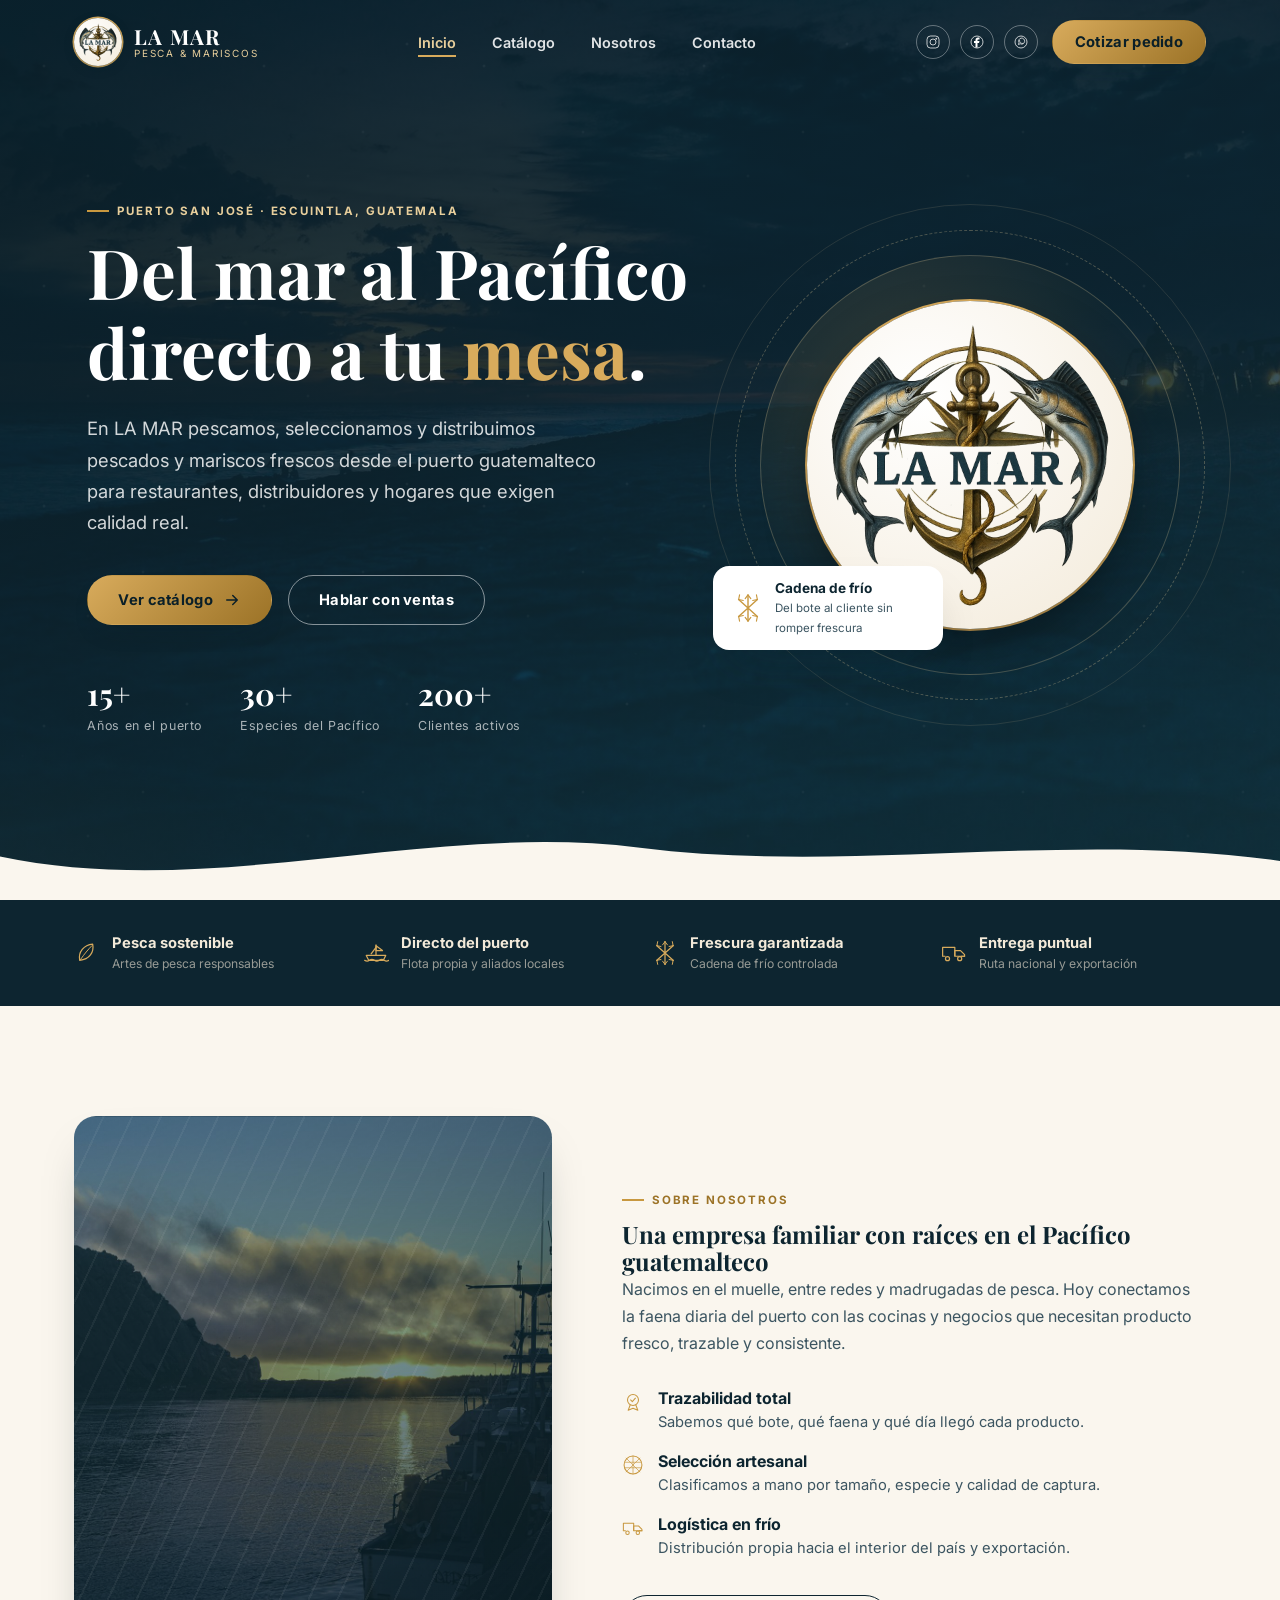
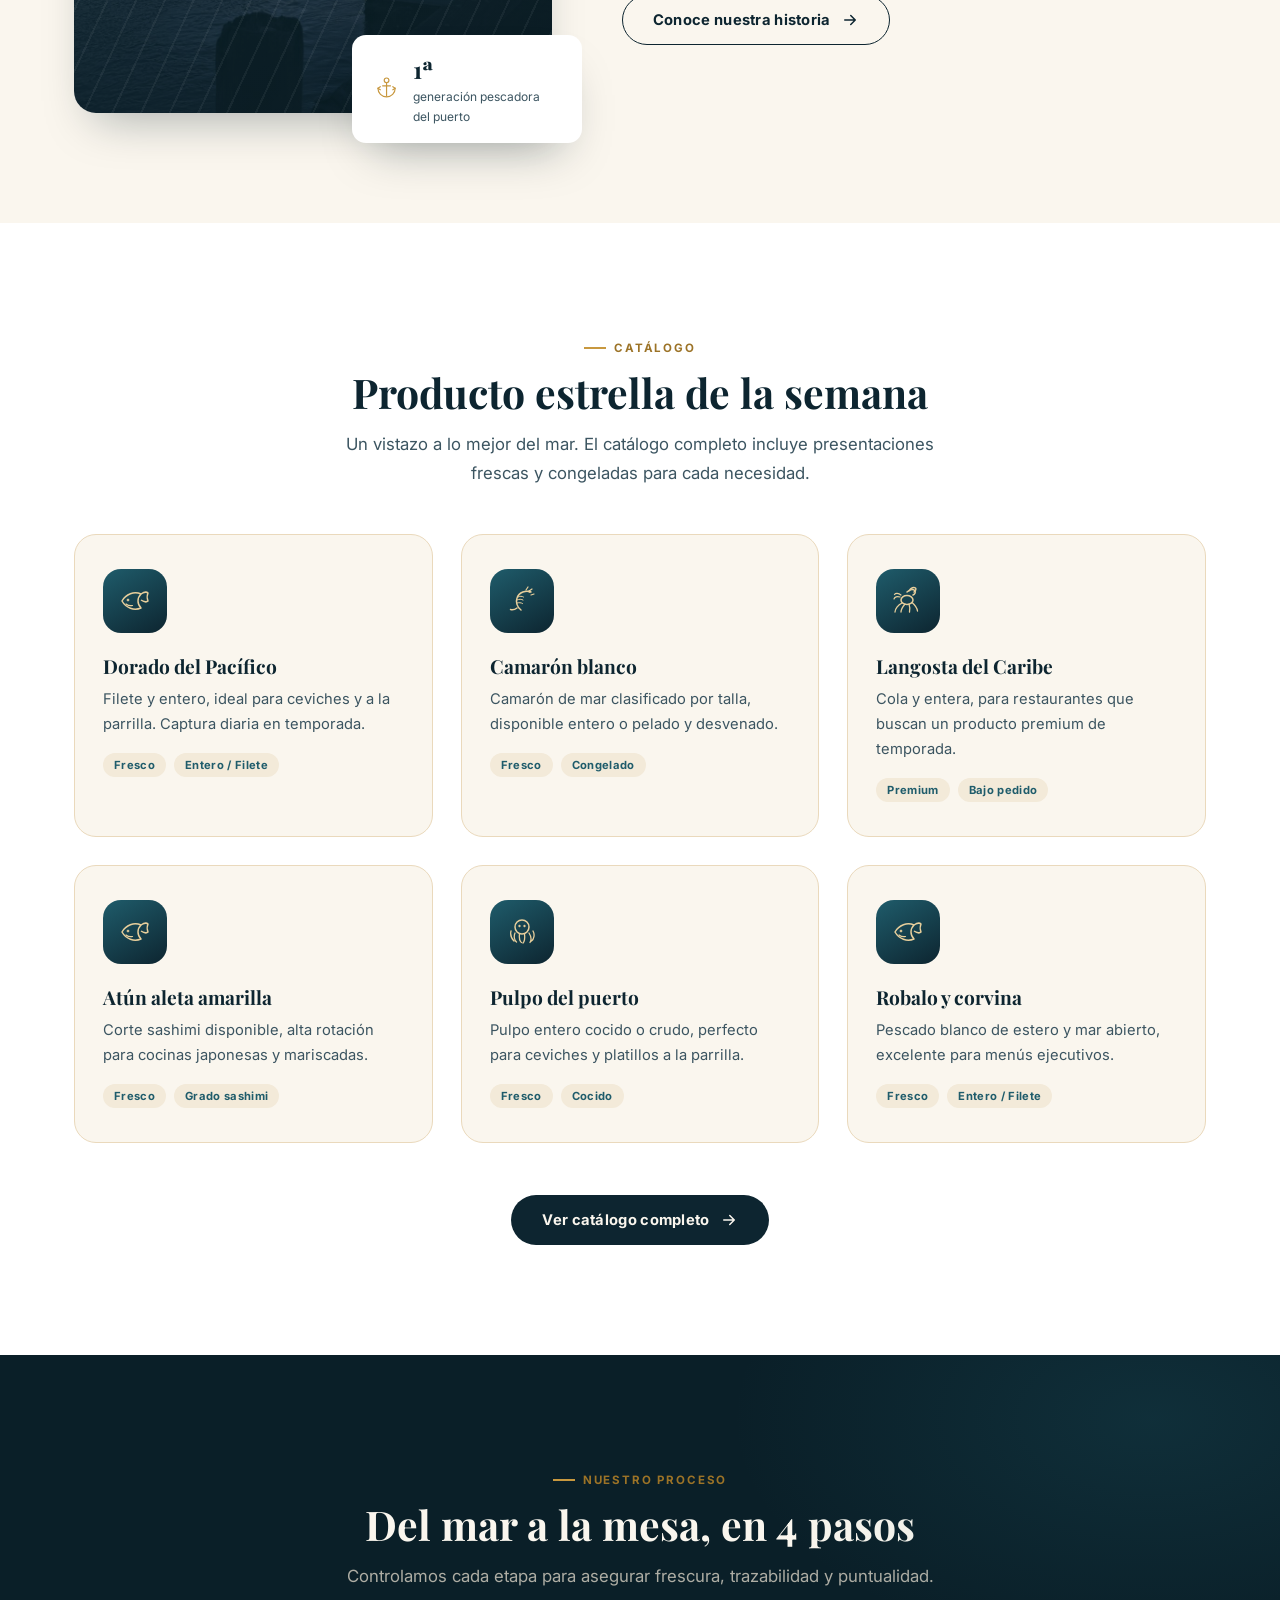
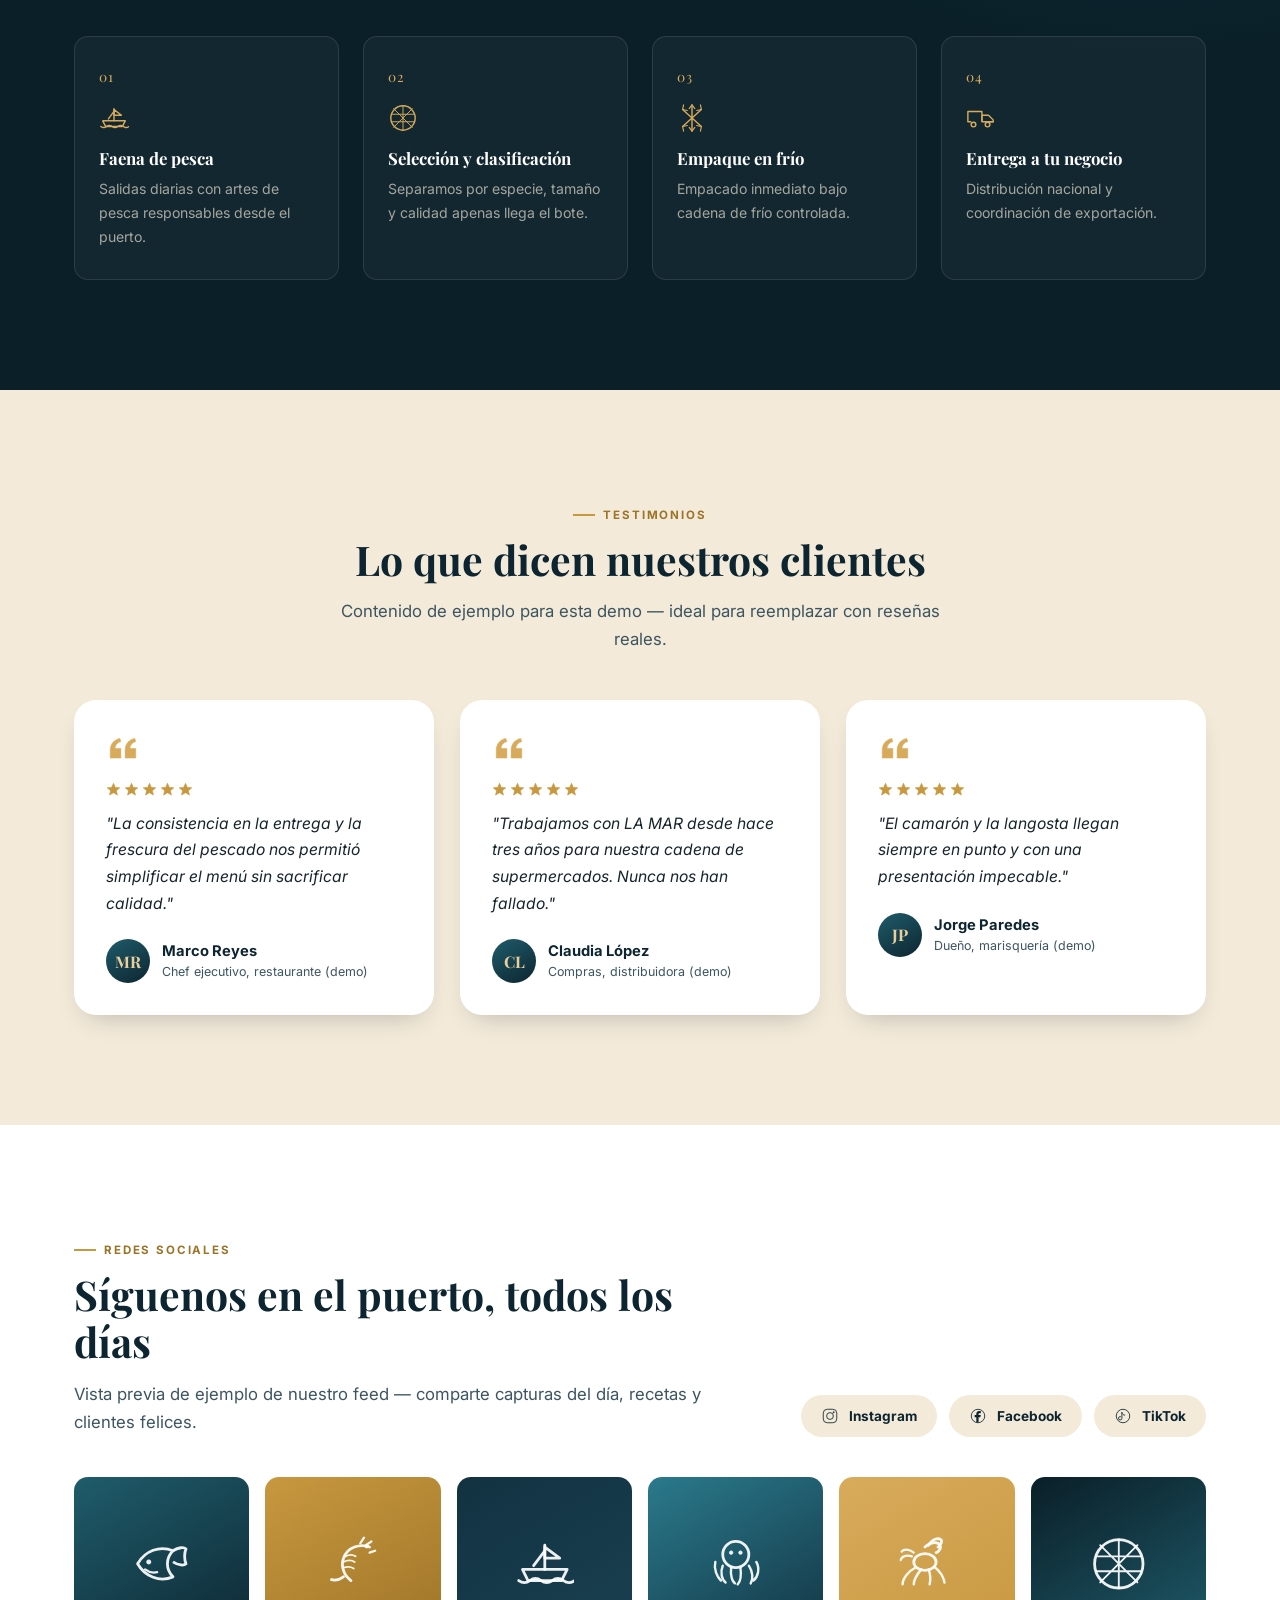
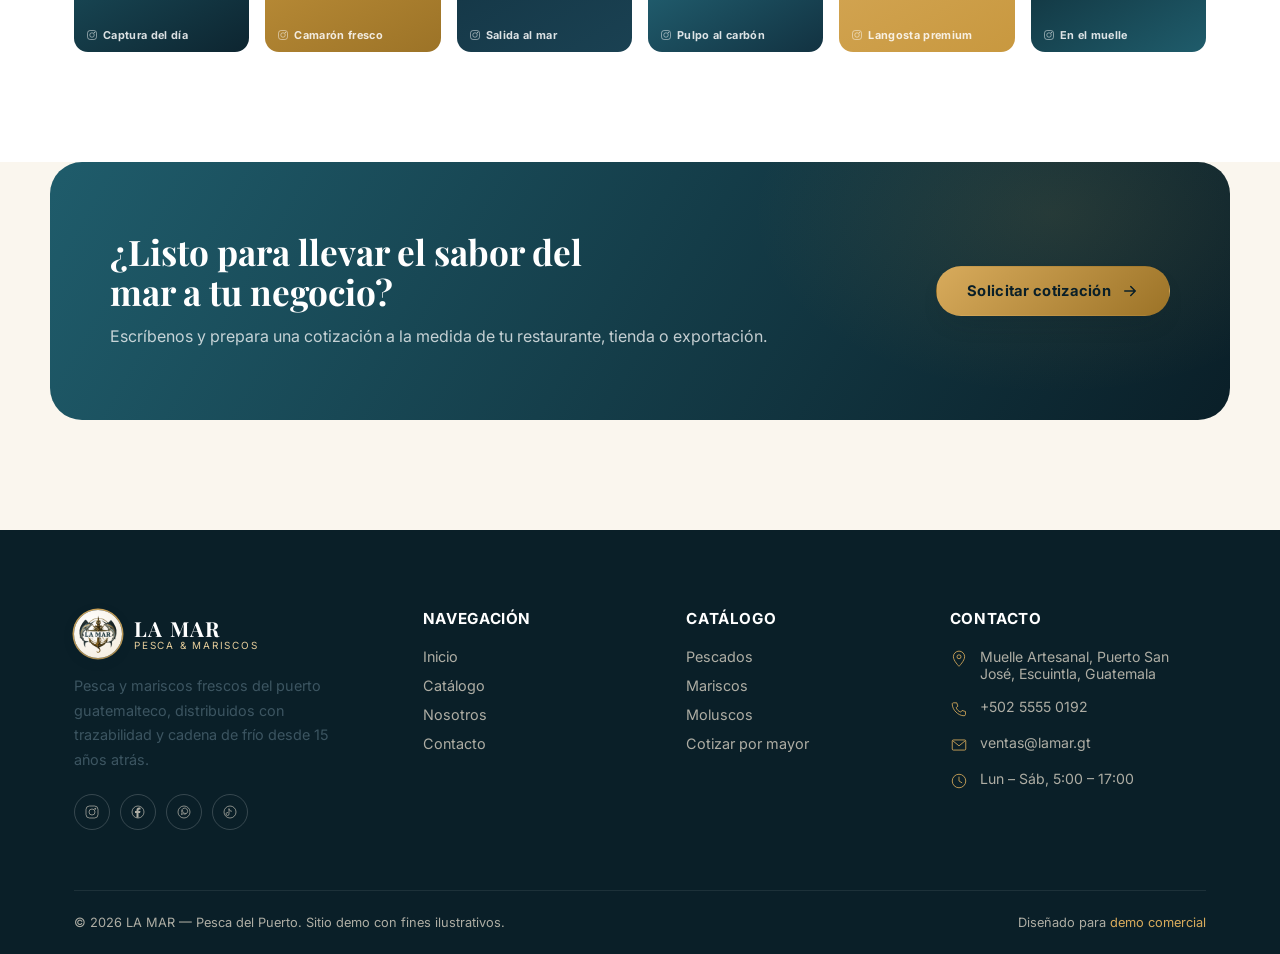
<file: index.html>
<!doctype html>
<html lang="es">
<head>
<meta charset="UTF-8">
<meta name="viewport" content="width=device-width, initial-scale=1.0">
<title>LA MAR — Pesca fresca del Puerto, Guatemala</title>
<meta name="description" content="LA MAR: pesca y mariscos frescos directo del puerto guatemalteco a restaurantes, distribuidores y hogares. Catálogo, proceso sostenible y contacto.">
<link rel="icon" href="assets/img/favicon.png" type="image/png">
<link rel="preconnect" href="https://fonts.googleapis.com">
<link rel="preconnect" href="https://fonts.gstatic.com" crossorigin>
<link href="https://fonts.googleapis.com/css2?family=Playfair+Display:wght@600;700&family=Inter:wght@400;500;600;700&display=swap" rel="stylesheet">
<link rel="stylesheet" href="assets/css/styles.css">
</head>
<body>
<span style="position:absolute;width:1px;height:1px;overflow:hidden;clip:rect(0 0 0 0)">Demo de sitio web — La Mar</span>

<!-- ============ HEADER ============ -->
<header class="site-header" data-header>
  <div class="container">
    <a href="index.html" class="brand">
      <img src="assets/img/logo-oficial.png" alt="La Mar — Pesca del Puerto">
      <span class="brand-text"><strong>LA MAR</strong><span>Pesca &amp; Mariscos</span></span>
    </a>
    <nav class="nav-main" data-nav-main>
      <a href="index.html" class="active">Inicio</a>
      <a href="catalogo.html">Catálogo</a>
      <a href="nosotros.html">Nosotros</a>
      <a href="contacto.html">Contacto</a>
      <a href="contacto.html" class="btn btn-primary nav-cta">Cotizar pedido</a>
    </nav>
    <div class="header-actions">
      <div class="social-mini">
        <a href="#" aria-label="Instagram"><svg class="icon"><use href="assets/img/icons.svg#icon-instagram"></use></svg></a>
        <a href="#" aria-label="Facebook"><svg class="icon"><use href="assets/img/icons.svg#icon-facebook"></use></svg></a>
        <a href="#" aria-label="WhatsApp"><svg class="icon"><use href="assets/img/icons.svg#icon-whatsapp"></use></svg></a>
      </div>
      <a href="contacto.html" class="btn btn-primary" style="padding:12px 22px">Cotizar pedido</a>
      <button class="nav-toggle" data-nav-toggle aria-label="Abrir menú" aria-expanded="false">
        <svg class="icon"><use href="assets/img/icons.svg#icon-menu"></use></svg>
      </button>
    </div>
  </div>
</header>

<!-- ============ HERO ============ -->
<section class="hero" style="background-image:linear-gradient(160deg, rgba(10,31,40,.93) 0%, rgba(13,37,48,.88) 45%, rgba(31,92,107,.55) 130%), radial-gradient(900px 500px at -10% 110%, rgba(200,152,63,.2), transparent 55%), url('assets/img/foto-1.jpeg');background-size:auto,auto,cover;background-position:0 0,0 0,center 35%;background-repeat:no-repeat">
  <div class="container">
    <div class="hero-copy">
      <span class="eyebrow">Puerto San José · Escuintla, Guatemala</span>
      <h1>Del mar al Pacífico<br>directo a tu <em>mesa</em>.</h1>
      <p class="lead">En LA MAR pescamos, seleccionamos y distribuimos pescados y mariscos frescos desde el puerto guatemalteco para restaurantes, distribuidores y hogares que exigen calidad real.</p>
      <div class="hero-actions">
        <a href="catalogo.html" class="btn btn-primary">
          Ver catálogo
          <svg class="icon"><use href="assets/img/icons.svg#icon-arrow"></use></svg>
        </a>
        <a href="contacto.html" class="btn btn-outline">Hablar con ventas</a>
      </div>
      <div class="hero-stats">
        <div><strong>15+</strong><span>Años en el puerto</span></div>
        <div><strong>30+</strong><span>Especies del Pacífico</span></div>
        <div><strong>200+</strong><span>Clientes activos</span></div>
      </div>
    </div>
    <div class="hero-visual">
      <div class="hero-emblem">
        <img src="assets/img/logo-oficial.png" alt="Emblema La Mar">
      </div>
      <div class="hero-badge">
        <svg class="icon"><use href="assets/img/icons.svg#icon-snow"></use></svg>
        <div><strong>Cadena de frío</strong><span>Del bote al cliente sin romper frescura</span></div>
      </div>
    </div>
  </div>
  <div class="wave-divider">
    <svg viewBox="0 0 1440 90" preserveAspectRatio="none"><path d="M0,40 C240,90 480,0 720,30 C960,60 1200,10 1440,45 L1440,90 L0,90 Z" fill="#faf6ee"/></svg>
  </div>
</section>

<!-- ============ TRUST STRIP ============ -->
<section class="trust-strip">
  <div class="container">
    <ul>
      <li><svg class="icon"><use href="assets/img/icons.svg#icon-leaf"></use></svg><div><strong>Pesca sostenible</strong><small>Artes de pesca responsables</small></div></li>
      <li><svg class="icon"><use href="assets/img/icons.svg#icon-boat"></use></svg><div><strong>Directo del puerto</strong><small>Flota propia y aliados locales</small></div></li>
      <li><svg class="icon"><use href="assets/img/icons.svg#icon-snow"></use></svg><div><strong>Frescura garantizada</strong><small>Cadena de frío controlada</small></div></li>
      <li><svg class="icon"><use href="assets/img/icons.svg#icon-truck"></use></svg><div><strong>Entrega puntual</strong><small>Ruta nacional y exportación</small></div></li>
    </ul>
  </div>
</section>

<!-- ============ ABOUT BRIEF ============ -->
<section class="about-brief">
  <div class="container about-grid">
    <div class="about-art">
      <div class="about-panel" style="background-image:linear-gradient(155deg, rgba(31,92,107,.35), rgba(10,31,40,.82)), url('assets/img/foto-2.jpeg');background-size:cover;background-position:center">
      </div>
      <div class="about-float">
        <svg class="icon"><use href="assets/img/icons.svg#icon-anchor"></use></svg>
        <div><strong>1ª</strong><span>generación pescadora del puerto</span></div>
      </div>
    </div>
    <div class="about-copy">
      <span class="eyebrow">Sobre nosotros</span>
      <h2>Una empresa familiar con raíces en el Pacífico guatemalteco</h2>
      <p>Nacimos en el muelle, entre redes y madrugadas de pesca. Hoy conectamos la faena diaria del puerto con las cocinas y negocios que necesitan producto fresco, trazable y consistente.</p>
      <ul class="about-list">
        <li>
          <svg class="icon"><use href="assets/img/icons.svg#icon-badge"></use></svg>
          <div><strong>Trazabilidad total</strong><p>Sabemos qué bote, qué faena y qué día llegó cada producto.</p></div>
        </li>
        <li>
          <svg class="icon"><use href="assets/img/icons.svg#icon-net"></use></svg>
          <div><strong>Selección artesanal</strong><p>Clasificamos a mano por tamaño, especie y calidad de captura.</p></div>
        </li>
        <li>
          <svg class="icon"><use href="assets/img/icons.svg#icon-truck"></use></svg>
          <div><strong>Logística en frío</strong><p>Distribución propia hacia el interior del país y exportación.</p></div>
        </li>
      </ul>
      <a href="nosotros.html" class="btn btn-ghost">Conoce nuestra historia <svg class="icon"><use href="assets/img/icons.svg#icon-arrow"></use></svg></a>
    </div>
  </div>
</section>

<!-- ============ PRODUCTS ============ -->
<section class="products">
  <div class="container">
    <div class="section-head center">
      <span class="eyebrow" style="justify-content:center">Catálogo</span>
      <h2>Producto estrella de la semana</h2>
      <p>Un vistazo a lo mejor del mar. El catálogo completo incluye presentaciones frescas y congeladas para cada necesidad.</p>
    </div>
    <div class="product-grid">
      <div class="card">
        <div class="card-icon"><svg class="icon"><use href="assets/img/icons.svg#icon-fish"></use></svg></div>
        <h3>Dorado del Pacífico</h3>
        <p>Filete y entero, ideal para ceviches y a la parrilla. Captura diaria en temporada.</p>
        <div class="card-tags"><span class="tag">Fresco</span><span class="tag">Entero / Filete</span></div>
      </div>
      <div class="card">
        <div class="card-icon"><svg class="icon"><use href="assets/img/icons.svg#icon-shrimp"></use></svg></div>
        <h3>Camarón blanco</h3>
        <p>Camarón de mar clasificado por talla, disponible entero o pelado y desvenado.</p>
        <div class="card-tags"><span class="tag">Fresco</span><span class="tag">Congelado</span></div>
      </div>
      <div class="card">
        <div class="card-icon"><svg class="icon"><use href="assets/img/icons.svg#icon-lobster"></use></svg></div>
        <h3>Langosta del Caribe</h3>
        <p>Cola y entera, para restaurantes que buscan un producto premium de temporada.</p>
        <div class="card-tags"><span class="tag">Premium</span><span class="tag">Bajo pedido</span></div>
      </div>
      <div class="card">
        <div class="card-icon"><svg class="icon"><use href="assets/img/icons.svg#icon-fish"></use></svg></div>
        <h3>Atún aleta amarilla</h3>
        <p>Corte sashimi disponible, alta rotación para cocinas japonesas y mariscadas.</p>
        <div class="card-tags"><span class="tag">Fresco</span><span class="tag">Grado sashimi</span></div>
      </div>
      <div class="card">
        <div class="card-icon"><svg class="icon"><use href="assets/img/icons.svg#icon-octopus"></use></svg></div>
        <h3>Pulpo del puerto</h3>
        <p>Pulpo entero cocido o crudo, perfecto para ceviches y platillos a la parrilla.</p>
        <div class="card-tags"><span class="tag">Fresco</span><span class="tag">Cocido</span></div>
      </div>
      <div class="card">
        <div class="card-icon"><svg class="icon"><use href="assets/img/icons.svg#icon-fish"></use></svg></div>
        <h3>Robalo y corvina</h3>
        <p>Pescado blanco de estero y mar abierto, excelente para menús ejecutivos.</p>
        <div class="card-tags"><span class="tag">Fresco</span><span class="tag">Entero / Filete</span></div>
      </div>
    </div>
    <div class="products-cta">
      <a href="catalogo.html" class="btn btn-dark">Ver catálogo completo <svg class="icon"><use href="assets/img/icons.svg#icon-arrow"></use></svg></a>
    </div>
  </div>
</section>

<!-- ============ PROCESS ============ -->
<section class="process">
  <div class="container">
    <div class="section-head center">
      <span class="eyebrow" style="justify-content:center">Nuestro proceso</span>
      <h2>Del mar a la mesa, en 4 pasos</h2>
      <p>Controlamos cada etapa para asegurar frescura, trazabilidad y puntualidad.</p>
    </div>
    <div class="process-grid">
      <div class="process-step">
        <span class="num">01</span>
        <svg class="icon"><use href="assets/img/icons.svg#icon-boat"></use></svg>
        <h3>Faena de pesca</h3>
        <p>Salidas diarias con artes de pesca responsables desde el puerto.</p>
      </div>
      <div class="process-step">
        <span class="num">02</span>
        <svg class="icon"><use href="assets/img/icons.svg#icon-net"></use></svg>
        <h3>Selección y clasificación</h3>
        <p>Separamos por especie, tamaño y calidad apenas llega el bote.</p>
      </div>
      <div class="process-step">
        <span class="num">03</span>
        <svg class="icon"><use href="assets/img/icons.svg#icon-snow"></use></svg>
        <h3>Empaque en frío</h3>
        <p>Empacado inmediato bajo cadena de frío controlada.</p>
      </div>
      <div class="process-step">
        <span class="num">04</span>
        <svg class="icon"><use href="assets/img/icons.svg#icon-truck"></use></svg>
        <h3>Entrega a tu negocio</h3>
        <p>Distribución nacional y coordinación de exportación.</p>
      </div>
    </div>
  </div>
</section>

<!-- ============ TESTIMONIALS ============ -->
<section class="testimonials">
  <div class="container">
    <div class="section-head center">
      <span class="eyebrow" style="justify-content:center">Testimonios</span>
      <h2>Lo que dicen nuestros clientes</h2>
      <p>Contenido de ejemplo para esta demo — ideal para reemplazar con reseñas reales.</p>
    </div>
    <div class="testi-grid">
      <div class="testi-card">
        <svg class="icon icon-quote"><use href="assets/img/icons.svg#icon-quote"></use></svg>
        <div class="testi-stars">
          <svg class="icon"><use href="assets/img/icons.svg#icon-star"></use></svg>
          <svg class="icon"><use href="assets/img/icons.svg#icon-star"></use></svg>
          <svg class="icon"><use href="assets/img/icons.svg#icon-star"></use></svg>
          <svg class="icon"><use href="assets/img/icons.svg#icon-star"></use></svg>
          <svg class="icon"><use href="assets/img/icons.svg#icon-star"></use></svg>
        </div>
        <p class="quote">"La consistencia en la entrega y la frescura del pescado nos permitió simplificar el menú sin sacrificar calidad."</p>
        <div class="testi-person">
          <div class="testi-avatar">MR</div>
          <div><strong>Marco Reyes</strong><span>Chef ejecutivo, restaurante (demo)</span></div>
        </div>
      </div>
      <div class="testi-card">
        <svg class="icon icon-quote"><use href="assets/img/icons.svg#icon-quote"></use></svg>
        <div class="testi-stars">
          <svg class="icon"><use href="assets/img/icons.svg#icon-star"></use></svg>
          <svg class="icon"><use href="assets/img/icons.svg#icon-star"></use></svg>
          <svg class="icon"><use href="assets/img/icons.svg#icon-star"></use></svg>
          <svg class="icon"><use href="assets/img/icons.svg#icon-star"></use></svg>
          <svg class="icon"><use href="assets/img/icons.svg#icon-star"></use></svg>
        </div>
        <p class="quote">"Trabajamos con LA MAR desde hace tres años para nuestra cadena de supermercados. Nunca nos han fallado."</p>
        <div class="testi-person">
          <div class="testi-avatar">CL</div>
          <div><strong>Claudia López</strong><span>Compras, distribuidora (demo)</span></div>
        </div>
      </div>
      <div class="testi-card">
        <svg class="icon icon-quote"><use href="assets/img/icons.svg#icon-quote"></use></svg>
        <div class="testi-stars">
          <svg class="icon"><use href="assets/img/icons.svg#icon-star"></use></svg>
          <svg class="icon"><use href="assets/img/icons.svg#icon-star"></use></svg>
          <svg class="icon"><use href="assets/img/icons.svg#icon-star"></use></svg>
          <svg class="icon"><use href="assets/img/icons.svg#icon-star"></use></svg>
          <svg class="icon"><use href="assets/img/icons.svg#icon-star"></use></svg>
        </div>
        <p class="quote">"El camarón y la langosta llegan siempre en punto y con una presentación impecable."</p>
        <div class="testi-person">
          <div class="testi-avatar">JP</div>
          <div><strong>Jorge Paredes</strong><span>Dueño, marisquería (demo)</span></div>
        </div>
      </div>
    </div>
  </div>
</section>

<!-- ============ SOCIAL ============ -->
<section class="social-section">
  <div class="container">
    <div class="social-head">
      <div class="section-head" style="margin-bottom:0">
        <span class="eyebrow">Redes sociales</span>
        <h2>Síguenos en el puerto, todos los días</h2>
        <p>Vista previa de ejemplo de nuestro feed — comparte capturas del día, recetas y clientes felices.</p>
      </div>
      <div class="social-links-row">
        <a href="#"><svg class="icon"><use href="assets/img/icons.svg#icon-instagram"></use></svg> Instagram</a>
        <a href="#"><svg class="icon"><use href="assets/img/icons.svg#icon-facebook"></use></svg> Facebook</a>
        <a href="#"><svg class="icon"><use href="assets/img/icons.svg#icon-tiktok"></use></svg> TikTok</a>
      </div>
    </div>
    <div class="social-grid">
      <div class="social-tile t1"><svg class="icon"><use href="assets/img/icons.svg#icon-fish"></use></svg><span><svg class="icon"><use href="assets/img/icons.svg#icon-instagram"></use></svg> Captura del día</span></div>
      <div class="social-tile t2"><svg class="icon"><use href="assets/img/icons.svg#icon-shrimp"></use></svg><span><svg class="icon"><use href="assets/img/icons.svg#icon-instagram"></use></svg> Camarón fresco</span></div>
      <div class="social-tile t3"><svg class="icon"><use href="assets/img/icons.svg#icon-boat"></use></svg><span><svg class="icon"><use href="assets/img/icons.svg#icon-instagram"></use></svg> Salida al mar</span></div>
      <div class="social-tile t4"><svg class="icon"><use href="assets/img/icons.svg#icon-octopus"></use></svg><span><svg class="icon"><use href="assets/img/icons.svg#icon-instagram"></use></svg> Pulpo al carbón</span></div>
      <div class="social-tile t5"><svg class="icon"><use href="assets/img/icons.svg#icon-lobster"></use></svg><span><svg class="icon"><use href="assets/img/icons.svg#icon-instagram"></use></svg> Langosta premium</span></div>
      <div class="social-tile t6"><svg class="icon"><use href="assets/img/icons.svg#icon-net"></use></svg><span><svg class="icon"><use href="assets/img/icons.svg#icon-instagram"></use></svg> En el muelle</span></div>
    </div>
  </div>
</section>

<!-- ============ CTA ============ -->
<div class="cta-banner">
  <div>
    <h2>¿Listo para llevar el sabor del mar a tu negocio?</h2>
    <p>Escríbenos y prepara una cotización a la medida de tu restaurante, tienda o exportación.</p>
  </div>
  <a href="contacto.html" class="btn btn-primary">Solicitar cotización <svg class="icon"><use href="assets/img/icons.svg#icon-arrow"></use></svg></a>
</div>

<!-- ============ FOOTER ============ -->
<footer class="site-footer">
  <div class="container">
    <div class="footer-grid">
      <div class="footer-brand">
        <a href="index.html" class="brand">
          <img src="assets/img/logo-oficial.png" alt="La Mar">
          <span class="brand-text"><strong style="color:#fff">LA MAR</strong><span>Pesca &amp; Mariscos</span></span>
        </a>
        <p>Pesca y mariscos frescos del puerto guatemalteco, distribuidos con trazabilidad y cadena de frío desde 15 años atrás.</p>
        <div class="footer-social">
          <a href="#" aria-label="Instagram"><svg class="icon"><use href="assets/img/icons.svg#icon-instagram"></use></svg></a>
          <a href="#" aria-label="Facebook"><svg class="icon"><use href="assets/img/icons.svg#icon-facebook"></use></svg></a>
          <a href="#" aria-label="WhatsApp"><svg class="icon"><use href="assets/img/icons.svg#icon-whatsapp"></use></svg></a>
          <a href="#" aria-label="TikTok"><svg class="icon"><use href="assets/img/icons.svg#icon-tiktok"></use></svg></a>
        </div>
      </div>
      <div>
        <h4>Navegación</h4>
        <div class="footer-links">
          <a href="index.html">Inicio</a>
          <a href="catalogo.html">Catálogo</a>
          <a href="nosotros.html">Nosotros</a>
          <a href="contacto.html">Contacto</a>
        </div>
      </div>
      <div>
        <h4>Catálogo</h4>
        <div class="footer-links">
          <a href="catalogo.html#pescados">Pescados</a>
          <a href="catalogo.html#mariscos">Mariscos</a>
          <a href="catalogo.html#moluscos">Moluscos</a>
          <a href="contacto.html">Cotizar por mayor</a>
        </div>
      </div>
      <div>
        <h4>Contacto</h4>
        <ul class="footer-contact">
          <li><svg class="icon"><use href="assets/img/icons.svg#icon-pin"></use></svg><span>Muelle Artesanal, Puerto San José, Escuintla, Guatemala</span></li>
          <li><svg class="icon"><use href="assets/img/icons.svg#icon-phone"></use></svg><span>+502 5555 0192</span></li>
          <li><svg class="icon"><use href="assets/img/icons.svg#icon-mail"></use></svg><span>ventas@lamar.gt</span></li>
          <li><svg class="icon"><use href="assets/img/icons.svg#icon-clock"></use></svg><span>Lun – Sáb, 5:00 – 17:00</span></li>
        </ul>
      </div>
    </div>
    <div class="footer-bottom">
      <span>© <span data-year>2026</span> LA MAR — Pesca del Puerto. Sitio demo con fines ilustrativos.</span>
      <span>Diseñado para <a href="#">demo comercial</a></span>
    </div>
  </div>
</footer>

<script src="assets/js/main.js"></script>
</body>
</html>
</file>
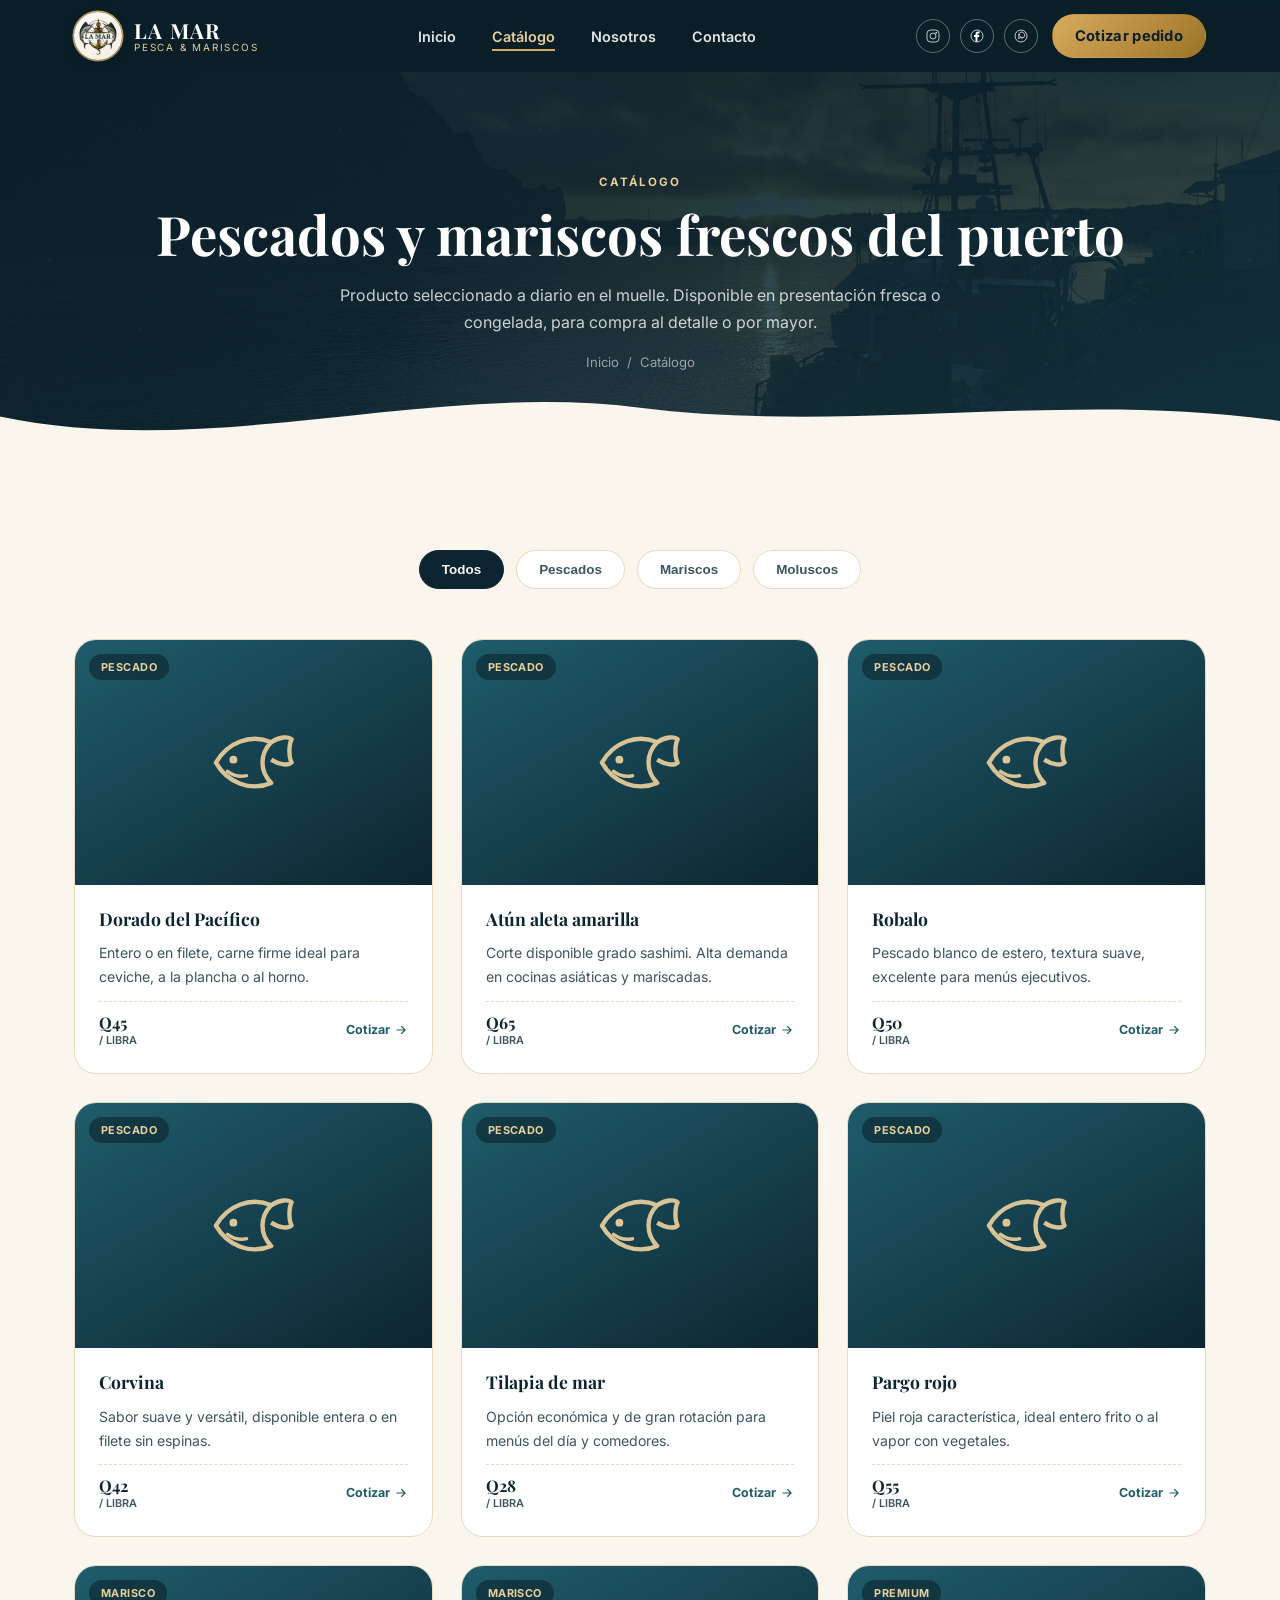
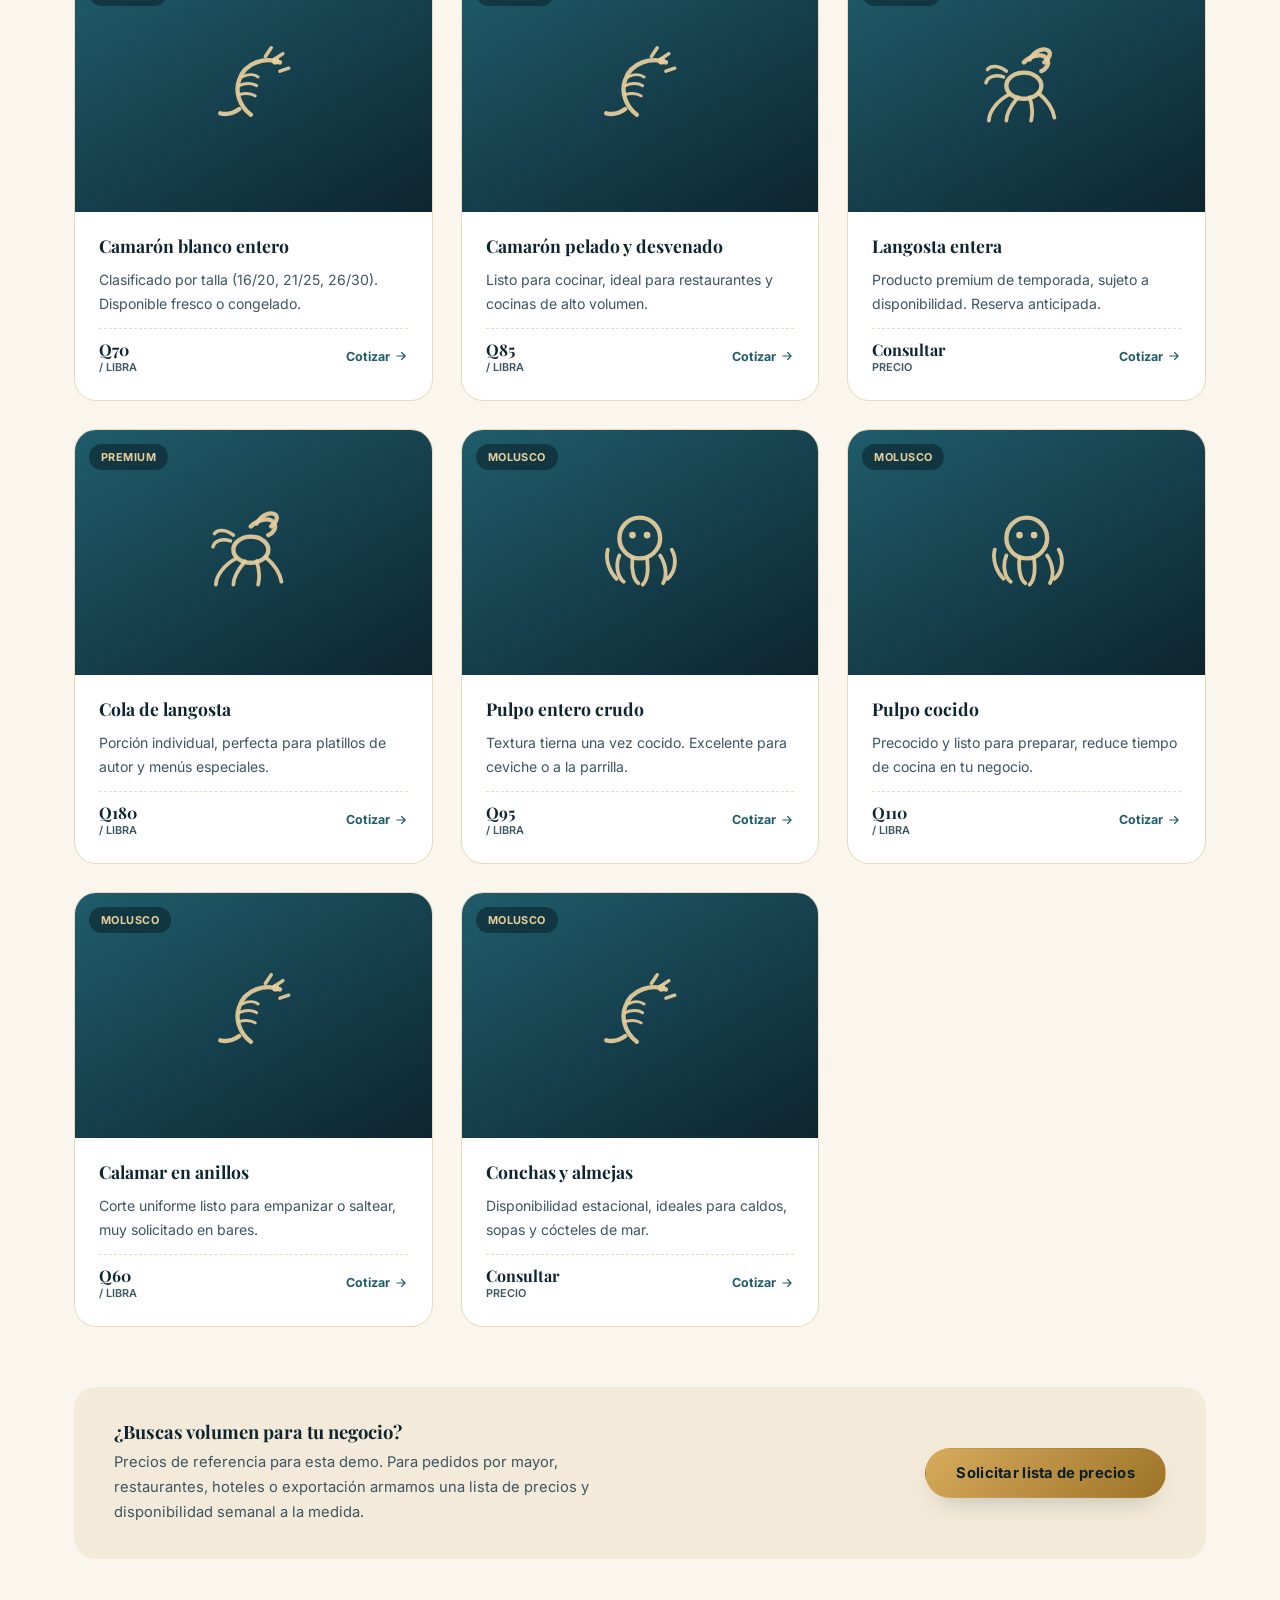
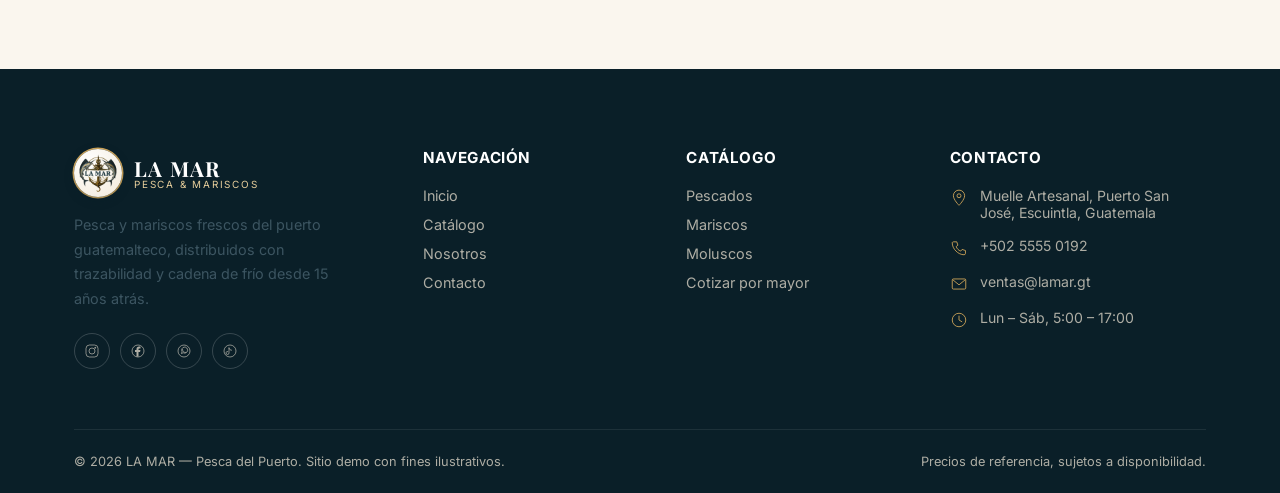
<file: catalogo.html>
<!doctype html>
<html lang="es">
<head>
<meta charset="UTF-8">
<meta name="viewport" content="width=device-width, initial-scale=1.0">
<title>Catálogo — LA MAR | Pesca del Puerto</title>
<meta name="description" content="Catálogo de pescados, mariscos y moluscos frescos de LA MAR: dorado, atún, camarón, langosta, pulpo, robalo y más, con presentación fresca o congelada.">
<link rel="icon" href="assets/img/favicon.png" type="image/png">
<link rel="preconnect" href="https://fonts.googleapis.com">
<link rel="preconnect" href="https://fonts.gstatic.com" crossorigin>
<link href="https://fonts.googleapis.com/css2?family=Playfair+Display:wght@600;700&family=Inter:wght@400;500;600;700&display=swap" rel="stylesheet">
<link rel="stylesheet" href="assets/css/styles.css">
</head>
<body>

<header class="site-header solid" data-header>
  <div class="container">
    <a href="index.html" class="brand">
      <img src="assets/img/logo-oficial.png" alt="La Mar — Pesca del Puerto">
      <span class="brand-text"><strong>LA MAR</strong><span>Pesca &amp; Mariscos</span></span>
    </a>
    <nav class="nav-main" data-nav-main>
      <a href="index.html">Inicio</a>
      <a href="catalogo.html" class="active">Catálogo</a>
      <a href="nosotros.html">Nosotros</a>
      <a href="contacto.html">Contacto</a>
      <a href="contacto.html" class="btn btn-primary nav-cta">Cotizar pedido</a>
    </nav>
    <div class="header-actions">
      <div class="social-mini">
        <a href="#" aria-label="Instagram"><svg class="icon"><use href="assets/img/icons.svg#icon-instagram"></use></svg></a>
        <a href="#" aria-label="Facebook"><svg class="icon"><use href="assets/img/icons.svg#icon-facebook"></use></svg></a>
        <a href="#" aria-label="WhatsApp"><svg class="icon"><use href="assets/img/icons.svg#icon-whatsapp"></use></svg></a>
      </div>
      <a href="contacto.html" class="btn btn-primary" style="padding:12px 22px">Cotizar pedido</a>
      <button class="nav-toggle" data-nav-toggle aria-label="Abrir menú" aria-expanded="false">
        <svg class="icon"><use href="assets/img/icons.svg#icon-menu"></use></svg>
      </button>
    </div>
  </div>
</header>

<section class="page-hero" style="background-image:linear-gradient(160deg, rgba(10,31,40,.93) 0%, rgba(13,37,48,.9) 50%, rgba(31,92,107,.6) 140%), url('assets/img/foto-2.jpeg');background-size:auto,cover;background-position:0 0,center 40%;background-repeat:no-repeat">
  <div class="container">
    <span class="eyebrow">Catálogo</span>
    <h1>Pescados y mariscos frescos del puerto</h1>
    <p>Producto seleccionado a diario en el muelle. Disponible en presentación fresca o congelada, para compra al detalle o por mayor.</p>
    <div class="breadcrumb"><a href="index.html">Inicio</a> / <span>Catálogo</span></div>
  </div>
  <div class="wave-divider">
    <svg viewBox="0 0 1440 90" preserveAspectRatio="none"><path d="M0,40 C240,90 480,0 720,30 C960,60 1200,10 1440,45 L1440,90 L0,90 Z" fill="#faf6ee"/></svg>
  </div>
</section>

<section class="catalog">
  <div class="container">

    <div class="filter-bar">
      <button class="filter-btn active" data-filter="todos">Todos</button>
      <button class="filter-btn" data-filter="pescados">Pescados</button>
      <button class="filter-btn" data-filter="mariscos">Mariscos</button>
      <button class="filter-btn" data-filter="moluscos">Moluscos</button>
    </div>

    <div class="catalog-grid">

      <!-- PESCADOS -->
      <article class="p-card" data-category="pescados">
        <div class="p-card-media"><span class="badge">Pescado</span><svg class="icon"><use href="assets/img/icons.svg#icon-fish"></use></svg></div>
        <div class="p-card-body">
          <h3>Dorado del Pacífico</h3>
          <p>Entero o en filete, carne firme ideal para ceviche, a la plancha o al horno.</p>
          <div class="p-card-foot">
            <span class="p-price">Q45 <small>/ libra</small></span>
            <a href="contacto.html" class="p-order">Cotizar <svg class="icon"><use href="assets/img/icons.svg#icon-arrow"></use></svg></a>
          </div>
        </div>
      </article>

      <article class="p-card" data-category="pescados">
        <div class="p-card-media"><span class="badge">Pescado</span><svg class="icon"><use href="assets/img/icons.svg#icon-fish"></use></svg></div>
        <div class="p-card-body">
          <h3>Atún aleta amarilla</h3>
          <p>Corte disponible grado sashimi. Alta demanda en cocinas asiáticas y mariscadas.</p>
          <div class="p-card-foot">
            <span class="p-price">Q65 <small>/ libra</small></span>
            <a href="contacto.html" class="p-order">Cotizar <svg class="icon"><use href="assets/img/icons.svg#icon-arrow"></use></svg></a>
          </div>
        </div>
      </article>

      <article class="p-card" data-category="pescados">
        <div class="p-card-media"><span class="badge">Pescado</span><svg class="icon"><use href="assets/img/icons.svg#icon-fish"></use></svg></div>
        <div class="p-card-body">
          <h3>Robalo</h3>
          <p>Pescado blanco de estero, textura suave, excelente para menús ejecutivos.</p>
          <div class="p-card-foot">
            <span class="p-price">Q50 <small>/ libra</small></span>
            <a href="contacto.html" class="p-order">Cotizar <svg class="icon"><use href="assets/img/icons.svg#icon-arrow"></use></svg></a>
          </div>
        </div>
      </article>

      <article class="p-card" data-category="pescados">
        <div class="p-card-media"><span class="badge">Pescado</span><svg class="icon"><use href="assets/img/icons.svg#icon-fish"></use></svg></div>
        <div class="p-card-body">
          <h3>Corvina</h3>
          <p>Sabor suave y versátil, disponible entera o en filete sin espinas.</p>
          <div class="p-card-foot">
            <span class="p-price">Q42 <small>/ libra</small></span>
            <a href="contacto.html" class="p-order">Cotizar <svg class="icon"><use href="assets/img/icons.svg#icon-arrow"></use></svg></a>
          </div>
        </div>
      </article>

      <article class="p-card" data-category="pescados">
        <div class="p-card-media"><span class="badge">Pescado</span><svg class="icon"><use href="assets/img/icons.svg#icon-fish"></use></svg></div>
        <div class="p-card-body">
          <h3>Tilapia de mar</h3>
          <p>Opción económica y de gran rotación para menús del día y comedores.</p>
          <div class="p-card-foot">
            <span class="p-price">Q28 <small>/ libra</small></span>
            <a href="contacto.html" class="p-order">Cotizar <svg class="icon"><use href="assets/img/icons.svg#icon-arrow"></use></svg></a>
          </div>
        </div>
      </article>

      <article class="p-card" data-category="pescados">
        <div class="p-card-media"><span class="badge">Pescado</span><svg class="icon"><use href="assets/img/icons.svg#icon-fish"></use></svg></div>
        <div class="p-card-body">
          <h3>Pargo rojo</h3>
          <p>Piel roja característica, ideal entero frito o al vapor con vegetales.</p>
          <div class="p-card-foot">
            <span class="p-price">Q55 <small>/ libra</small></span>
            <a href="contacto.html" class="p-order">Cotizar <svg class="icon"><use href="assets/img/icons.svg#icon-arrow"></use></svg></a>
          </div>
        </div>
      </article>

      <!-- MARISCOS -->
      <article class="p-card" data-category="mariscos">
        <div class="p-card-media"><span class="badge">Marisco</span><svg class="icon"><use href="assets/img/icons.svg#icon-shrimp"></use></svg></div>
        <div class="p-card-body">
          <h3>Camarón blanco entero</h3>
          <p>Clasificado por talla (16/20, 21/25, 26/30). Disponible fresco o congelado.</p>
          <div class="p-card-foot">
            <span class="p-price">Q70 <small>/ libra</small></span>
            <a href="contacto.html" class="p-order">Cotizar <svg class="icon"><use href="assets/img/icons.svg#icon-arrow"></use></svg></a>
          </div>
        </div>
      </article>

      <article class="p-card" data-category="mariscos">
        <div class="p-card-media"><span class="badge">Marisco</span><svg class="icon"><use href="assets/img/icons.svg#icon-shrimp"></use></svg></div>
        <div class="p-card-body">
          <h3>Camarón pelado y desvenado</h3>
          <p>Listo para cocinar, ideal para restaurantes y cocinas de alto volumen.</p>
          <div class="p-card-foot">
            <span class="p-price">Q85 <small>/ libra</small></span>
            <a href="contacto.html" class="p-order">Cotizar <svg class="icon"><use href="assets/img/icons.svg#icon-arrow"></use></svg></a>
          </div>
        </div>
      </article>

      <article class="p-card" data-category="mariscos">
        <div class="p-card-media"><span class="badge">Premium</span><svg class="icon"><use href="assets/img/icons.svg#icon-lobster"></use></svg></div>
        <div class="p-card-body">
          <h3>Langosta entera</h3>
          <p>Producto premium de temporada, sujeto a disponibilidad. Reserva anticipada.</p>
          <div class="p-card-foot">
            <span class="p-price">Consultar <small>precio</small></span>
            <a href="contacto.html" class="p-order">Cotizar <svg class="icon"><use href="assets/img/icons.svg#icon-arrow"></use></svg></a>
          </div>
        </div>
      </article>

      <article class="p-card" data-category="mariscos">
        <div class="p-card-media"><span class="badge">Premium</span><svg class="icon"><use href="assets/img/icons.svg#icon-lobster"></use></svg></div>
        <div class="p-card-body">
          <h3>Cola de langosta</h3>
          <p>Porción individual, perfecta para platillos de autor y menús especiales.</p>
          <div class="p-card-foot">
            <span class="p-price">Q180 <small>/ libra</small></span>
            <a href="contacto.html" class="p-order">Cotizar <svg class="icon"><use href="assets/img/icons.svg#icon-arrow"></use></svg></a>
          </div>
        </div>
      </article>

      <!-- MOLUSCOS -->
      <article class="p-card" data-category="moluscos">
        <div class="p-card-media"><span class="badge">Molusco</span><svg class="icon"><use href="assets/img/icons.svg#icon-octopus"></use></svg></div>
        <div class="p-card-body">
          <h3>Pulpo entero crudo</h3>
          <p>Textura tierna una vez cocido. Excelente para ceviche o a la parrilla.</p>
          <div class="p-card-foot">
            <span class="p-price">Q95 <small>/ libra</small></span>
            <a href="contacto.html" class="p-order">Cotizar <svg class="icon"><use href="assets/img/icons.svg#icon-arrow"></use></svg></a>
          </div>
        </div>
      </article>

      <article class="p-card" data-category="moluscos">
        <div class="p-card-media"><span class="badge">Molusco</span><svg class="icon"><use href="assets/img/icons.svg#icon-octopus"></use></svg></div>
        <div class="p-card-body">
          <h3>Pulpo cocido</h3>
          <p>Precocido y listo para preparar, reduce tiempo de cocina en tu negocio.</p>
          <div class="p-card-foot">
            <span class="p-price">Q110 <small>/ libra</small></span>
            <a href="contacto.html" class="p-order">Cotizar <svg class="icon"><use href="assets/img/icons.svg#icon-arrow"></use></svg></a>
          </div>
        </div>
      </article>

      <article class="p-card" data-category="moluscos">
        <div class="p-card-media"><span class="badge">Molusco</span><svg class="icon"><use href="assets/img/icons.svg#icon-shrimp"></use></svg></div>
        <div class="p-card-body">
          <h3>Calamar en anillos</h3>
          <p>Corte uniforme listo para empanizar o saltear, muy solicitado en bares.</p>
          <div class="p-card-foot">
            <span class="p-price">Q60 <small>/ libra</small></span>
            <a href="contacto.html" class="p-order">Cotizar <svg class="icon"><use href="assets/img/icons.svg#icon-arrow"></use></svg></a>
          </div>
        </div>
      </article>

      <article class="p-card" data-category="moluscos">
        <div class="p-card-media"><span class="badge">Molusco</span><svg class="icon"><use href="assets/img/icons.svg#icon-shrimp"></use></svg></div>
        <div class="p-card-body">
          <h3>Conchas y almejas</h3>
          <p>Disponibilidad estacional, ideales para caldos, sopas y cócteles de mar.</p>
          <div class="p-card-foot">
            <span class="p-price">Consultar <small>precio</small></span>
            <a href="contacto.html" class="p-order">Cotizar <svg class="icon"><use href="assets/img/icons.svg#icon-arrow"></use></svg></a>
          </div>
        </div>
      </article>

    </div>

    <div class="catalog-note">
      <div>
        <h3 style="font-size:1.15rem;margin-bottom:8px">¿Buscas volumen para tu negocio?</h3>
        <p>Precios de referencia para esta demo. Para pedidos por mayor, restaurantes, hoteles o exportación armamos una lista de precios y disponibilidad semanal a la medida.</p>
      </div>
      <a href="contacto.html" class="btn btn-primary">Solicitar lista de precios</a>
    </div>

  </div>
</section>

<footer class="site-footer">
  <div class="container">
    <div class="footer-grid">
      <div class="footer-brand">
        <a href="index.html" class="brand">
          <img src="assets/img/logo-oficial.png" alt="La Mar">
          <span class="brand-text"><strong style="color:#fff">LA MAR</strong><span>Pesca &amp; Mariscos</span></span>
        </a>
        <p>Pesca y mariscos frescos del puerto guatemalteco, distribuidos con trazabilidad y cadena de frío desde 15 años atrás.</p>
        <div class="footer-social">
          <a href="#" aria-label="Instagram"><svg class="icon"><use href="assets/img/icons.svg#icon-instagram"></use></svg></a>
          <a href="#" aria-label="Facebook"><svg class="icon"><use href="assets/img/icons.svg#icon-facebook"></use></svg></a>
          <a href="#" aria-label="WhatsApp"><svg class="icon"><use href="assets/img/icons.svg#icon-whatsapp"></use></svg></a>
          <a href="#" aria-label="TikTok"><svg class="icon"><use href="assets/img/icons.svg#icon-tiktok"></use></svg></a>
        </div>
      </div>
      <div>
        <h4>Navegación</h4>
        <div class="footer-links">
          <a href="index.html">Inicio</a>
          <a href="catalogo.html">Catálogo</a>
          <a href="nosotros.html">Nosotros</a>
          <a href="contacto.html">Contacto</a>
        </div>
      </div>
      <div>
        <h4>Catálogo</h4>
        <div class="footer-links">
          <a href="catalogo.html">Pescados</a>
          <a href="catalogo.html">Mariscos</a>
          <a href="catalogo.html">Moluscos</a>
          <a href="contacto.html">Cotizar por mayor</a>
        </div>
      </div>
      <div>
        <h4>Contacto</h4>
        <ul class="footer-contact">
          <li><svg class="icon"><use href="assets/img/icons.svg#icon-pin"></use></svg><span>Muelle Artesanal, Puerto San José, Escuintla, Guatemala</span></li>
          <li><svg class="icon"><use href="assets/img/icons.svg#icon-phone"></use></svg><span>+502 5555 0192</span></li>
          <li><svg class="icon"><use href="assets/img/icons.svg#icon-mail"></use></svg><span>ventas@lamar.gt</span></li>
          <li><svg class="icon"><use href="assets/img/icons.svg#icon-clock"></use></svg><span>Lun – Sáb, 5:00 – 17:00</span></li>
        </ul>
      </div>
    </div>
    <div class="footer-bottom">
      <span>© <span data-year>2026</span> LA MAR — Pesca del Puerto. Sitio demo con fines ilustrativos.</span>
      <span>Precios de referencia, sujetos a disponibilidad.</span>
    </div>
  </div>
</footer>

<script src="assets/js/main.js"></script>
</body>
</html>
</file>
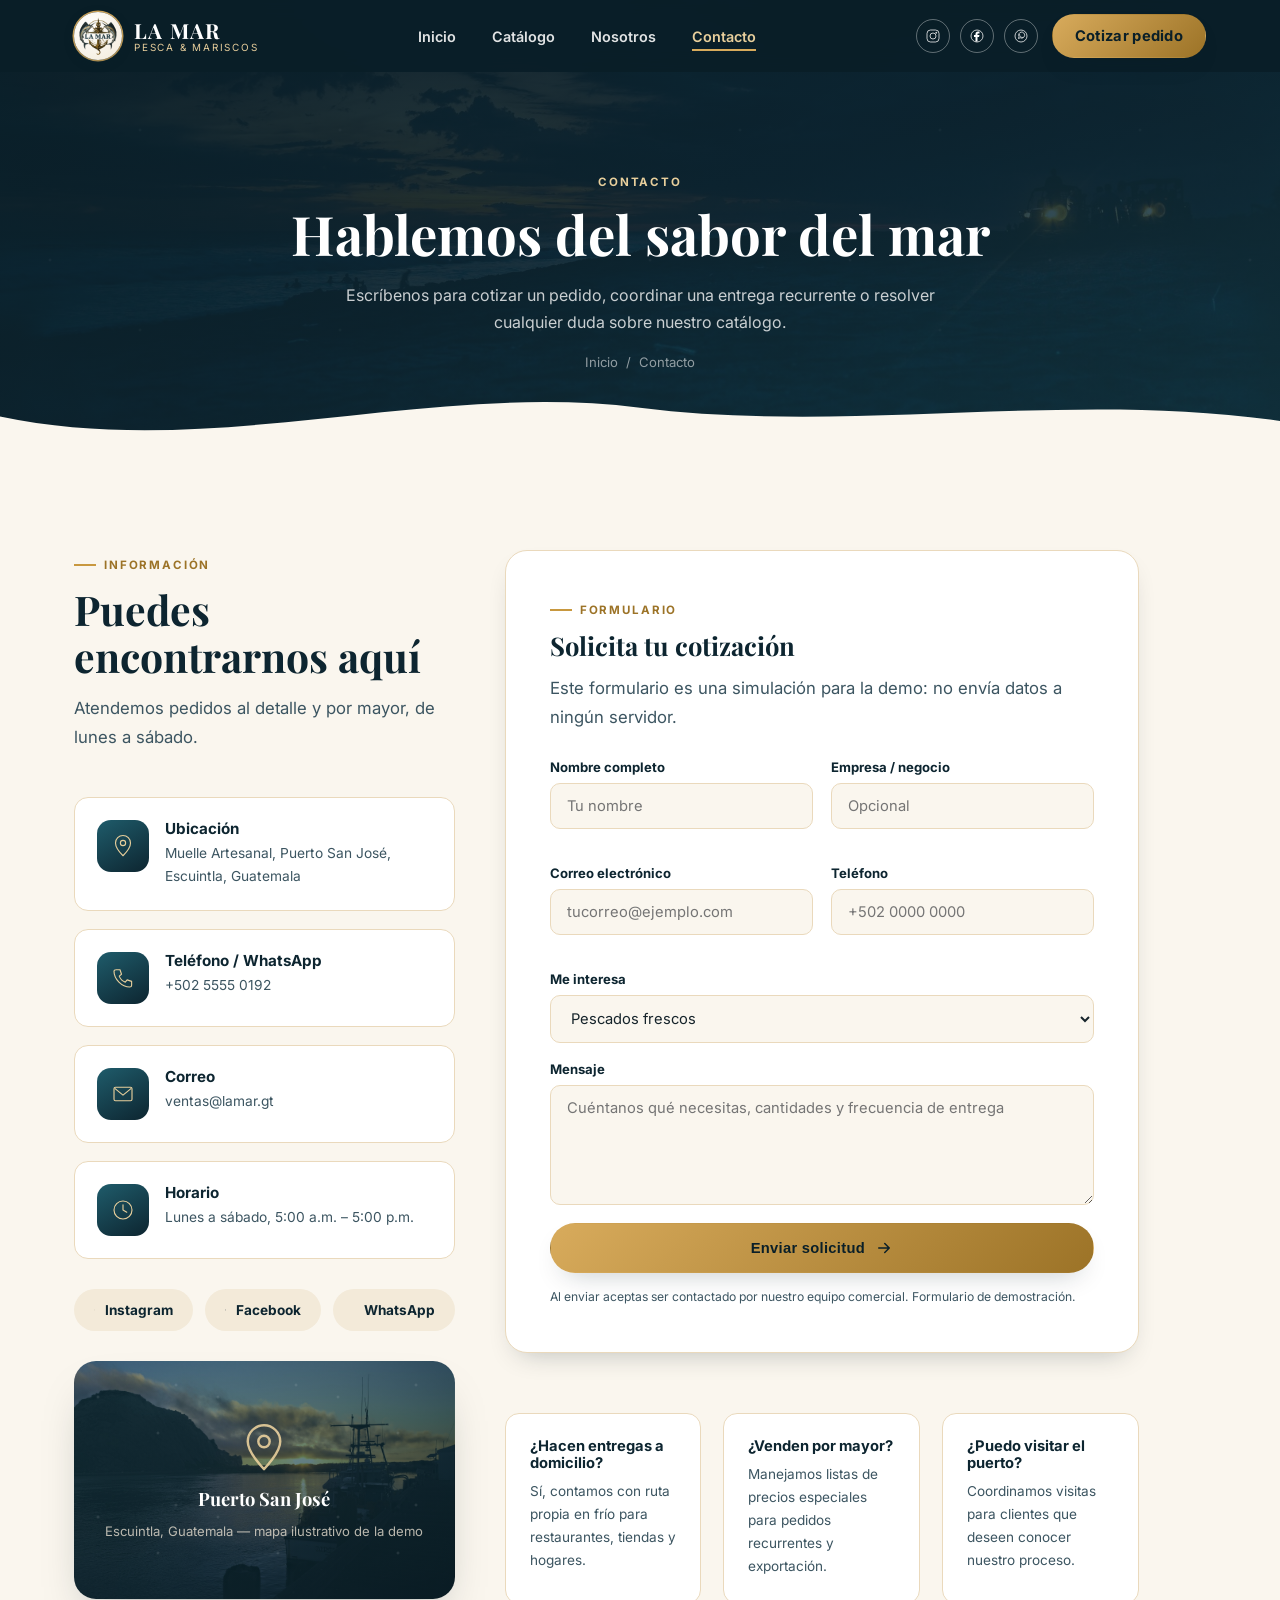
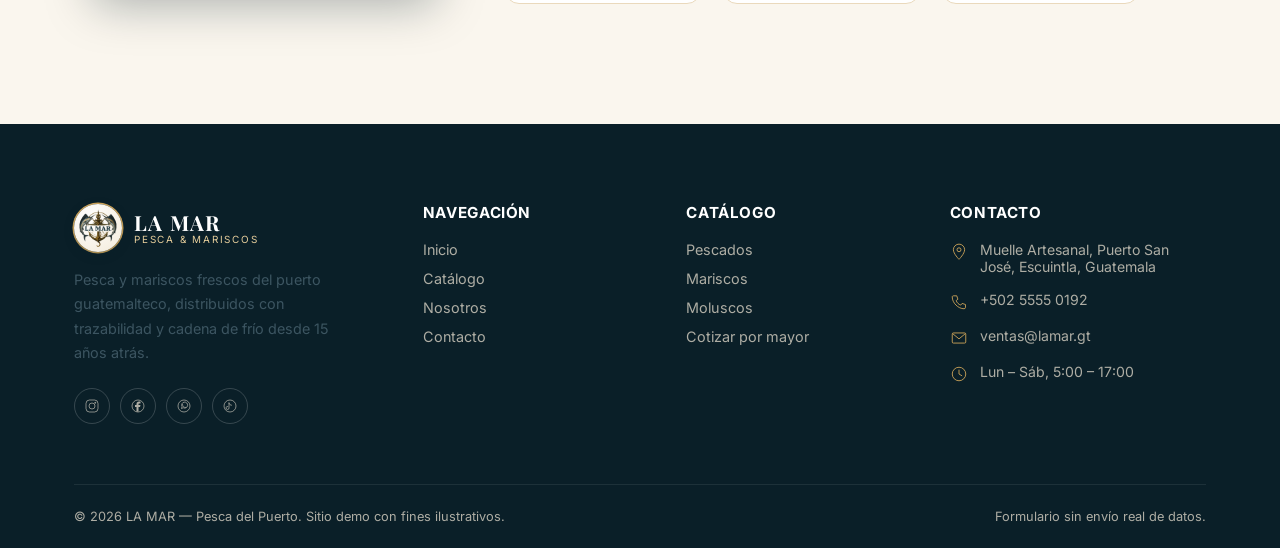
<file: contacto.html>
<!doctype html>
<html lang="es">
<head>
<meta charset="UTF-8">
<meta name="viewport" content="width=device-width, initial-scale=1.0">
<title>Contacto — LA MAR | Pesca del Puerto</title>
<meta name="description" content="Contacta a LA MAR para cotizar pedidos de pescados y mariscos frescos: teléfono, WhatsApp, correo, ubicación en el puerto y formulario de contacto.">
<link rel="icon" href="assets/img/favicon.png" type="image/png">
<link rel="preconnect" href="https://fonts.googleapis.com">
<link rel="preconnect" href="https://fonts.gstatic.com" crossorigin>
<link href="https://fonts.googleapis.com/css2?family=Playfair+Display:wght@600;700&family=Inter:wght@400;500;600;700&display=swap" rel="stylesheet">
<link rel="stylesheet" href="assets/css/styles.css">
</head>
<body>

<header class="site-header solid" data-header>
  <div class="container">
    <a href="index.html" class="brand">
      <img src="assets/img/logo-oficial.png" alt="La Mar — Pesca del Puerto">
      <span class="brand-text"><strong>LA MAR</strong><span>Pesca &amp; Mariscos</span></span>
    </a>
    <nav class="nav-main" data-nav-main>
      <a href="index.html">Inicio</a>
      <a href="catalogo.html">Catálogo</a>
      <a href="nosotros.html">Nosotros</a>
      <a href="contacto.html" class="active">Contacto</a>
      <a href="contacto.html" class="btn btn-primary nav-cta">Cotizar pedido</a>
    </nav>
    <div class="header-actions">
      <div class="social-mini">
        <a href="#" aria-label="Instagram"><svg class="icon"><use href="assets/img/icons.svg#icon-instagram"></use></svg></a>
        <a href="#" aria-label="Facebook"><svg class="icon"><use href="assets/img/icons.svg#icon-facebook"></use></svg></a>
        <a href="#" aria-label="WhatsApp"><svg class="icon"><use href="assets/img/icons.svg#icon-whatsapp"></use></svg></a>
      </div>
      <a href="contacto.html" class="btn btn-primary" style="padding:12px 22px">Cotizar pedido</a>
      <button class="nav-toggle" data-nav-toggle aria-label="Abrir menú" aria-expanded="false">
        <svg class="icon"><use href="assets/img/icons.svg#icon-menu"></use></svg>
      </button>
    </div>
  </div>
</header>

<section class="page-hero" style="background-image:linear-gradient(160deg, rgba(10,31,40,.93) 0%, rgba(13,37,48,.9) 50%, rgba(31,92,107,.6) 140%), url('assets/img/foto-1.jpeg');background-size:auto,cover;background-position:0 0,center 35%;background-repeat:no-repeat">
  <div class="container">
    <span class="eyebrow">Contacto</span>
    <h1>Hablemos del sabor del mar</h1>
    <p>Escríbenos para cotizar un pedido, coordinar una entrega recurrente o resolver cualquier duda sobre nuestro catálogo.</p>
    <div class="breadcrumb"><a href="index.html">Inicio</a> / <span>Contacto</span></div>
  </div>
  <div class="wave-divider">
    <svg viewBox="0 0 1440 90" preserveAspectRatio="none"><path d="M0,40 C240,90 480,0 720,30 C960,60 1200,10 1440,45 L1440,90 L0,90 Z" fill="#faf6ee"/></svg>
  </div>
</section>

<section class="contact-wrap">
  <div class="container contact-grid">

    <div>
      <div class="section-head">
        <span class="eyebrow">Información</span>
        <h2>Puedes encontrarnos aquí</h2>
        <p>Atendemos pedidos al detalle y por mayor, de lunes a sábado.</p>
      </div>

      <div class="contact-cards">
        <div class="contact-card">
          <div class="card-icon"><svg class="icon"><use href="assets/img/icons.svg#icon-pin"></use></svg></div>
          <div><h4>Ubicación</h4><p>Muelle Artesanal, Puerto San José, Escuintla, Guatemala</p></div>
        </div>
        <div class="contact-card">
          <div class="card-icon"><svg class="icon"><use href="assets/img/icons.svg#icon-phone"></use></svg></div>
          <div><h4>Teléfono / WhatsApp</h4><p>+502 5555 0192</p></div>
        </div>
        <div class="contact-card">
          <div class="card-icon"><svg class="icon"><use href="assets/img/icons.svg#icon-mail"></use></svg></div>
          <div><h4>Correo</h4><p>ventas@lamar.gt</p></div>
        </div>
        <div class="contact-card">
          <div class="card-icon"><svg class="icon"><use href="assets/img/icons.svg#icon-clock"></use></svg></div>
          <div><h4>Horario</h4><p>Lunes a sábado, 5:00 a.m. – 5:00 p.m.</p></div>
        </div>
      </div>

      <div class="social-links-row" style="margin-bottom:30px">
        <a href="#"><svg class="icon"><use href="assets/img/icons.svg#icon-instagram"></use></svg> Instagram</a>
        <a href="#"><svg class="icon"><use href="assets/img/icons.svg#icon-facebook"></use></svg> Facebook</a>
        <a href="#"><svg class="icon"><use href="assets/img/icons.svg#icon-whatsapp"></use></svg> WhatsApp</a>
      </div>

      <div class="map-box" style="background-image:linear-gradient(155deg, rgba(31,92,107,.4), rgba(10,31,40,.85)), url('assets/img/foto-2.jpeg');background-size:cover;background-position:center">
        <svg class="icon"><use href="assets/img/icons.svg#icon-pin"></use></svg>
        <strong>Puerto San José</strong>
        <span>Escuintla, Guatemala — mapa ilustrativo de la demo</span>
      </div>
    </div>

    <div>
      <div class="form-card">
        <div class="section-head" style="margin-bottom:28px">
          <span class="eyebrow">Formulario</span>
          <h2 style="font-size:1.6rem">Solicita tu cotización</h2>
          <p>Este formulario es una simulación para la demo: no envía datos a ningún servidor.</p>
        </div>

        <form data-contact-form novalidate>
          <div class="form-row">
            <div class="field">
              <label for="nombre">Nombre completo</label>
              <input type="text" id="nombre" name="nombre" placeholder="Tu nombre" required>
            </div>
            <div class="field">
              <label for="empresa">Empresa / negocio</label>
              <input type="text" id="empresa" name="empresa" placeholder="Opcional">
            </div>
          </div>
          <div class="form-row">
            <div class="field">
              <label for="correo">Correo electrónico</label>
              <input type="email" id="correo" name="correo" placeholder="tucorreo@ejemplo.com" required>
            </div>
            <div class="field">
              <label for="telefono">Teléfono</label>
              <input type="tel" id="telefono" name="telefono" placeholder="+502 0000 0000" required>
            </div>
          </div>
          <div class="field">
            <label for="interes">Me interesa</label>
            <select id="interes" name="interes">
              <option>Pescados frescos</option>
              <option>Mariscos</option>
              <option>Moluscos</option>
              <option>Pedido mixto / por mayor</option>
              <option>Otro</option>
            </select>
          </div>
          <div class="field">
            <label for="mensaje">Mensaje</label>
            <textarea id="mensaje" name="mensaje" placeholder="Cuéntanos qué necesitas, cantidades y frecuencia de entrega" required></textarea>
          </div>
          <button type="submit" class="btn btn-primary btn-block">
            Enviar solicitud
            <svg class="icon"><use href="assets/img/icons.svg#icon-arrow"></use></svg>
          </button>
          <p class="form-note">Al enviar aceptas ser contactado por nuestro equipo comercial. Formulario de demostración.</p>
        </form>

        <div class="form-success" data-form-success>
          <svg class="icon"><use href="assets/img/icons.svg#icon-badge"></use></svg>
          <div>
            <strong>¡Gracias! Tu solicitud fue registrada (demo).</strong>
            <span>En un sitio real, nuestro equipo te contactaría en menos de 24 horas.</span>
          </div>
        </div>
      </div>

      <div class="faq-strip">
        <div class="faq-card">
          <h4>¿Hacen entregas a domicilio?</h4>
          <p>Sí, contamos con ruta propia en frío para restaurantes, tiendas y hogares.</p>
        </div>
        <div class="faq-card">
          <h4>¿Venden por mayor?</h4>
          <p>Manejamos listas de precios especiales para pedidos recurrentes y exportación.</p>
        </div>
        <div class="faq-card">
          <h4>¿Puedo visitar el puerto?</h4>
          <p>Coordinamos visitas para clientes que deseen conocer nuestro proceso.</p>
        </div>
      </div>
    </div>

  </div>
</section>

<footer class="site-footer">
  <div class="container">
    <div class="footer-grid">
      <div class="footer-brand">
        <a href="index.html" class="brand">
          <img src="assets/img/logo-oficial.png" alt="La Mar">
          <span class="brand-text"><strong style="color:#fff">LA MAR</strong><span>Pesca &amp; Mariscos</span></span>
        </a>
        <p>Pesca y mariscos frescos del puerto guatemalteco, distribuidos con trazabilidad y cadena de frío desde 15 años atrás.</p>
        <div class="footer-social">
          <a href="#" aria-label="Instagram"><svg class="icon"><use href="assets/img/icons.svg#icon-instagram"></use></svg></a>
          <a href="#" aria-label="Facebook"><svg class="icon"><use href="assets/img/icons.svg#icon-facebook"></use></svg></a>
          <a href="#" aria-label="WhatsApp"><svg class="icon"><use href="assets/img/icons.svg#icon-whatsapp"></use></svg></a>
          <a href="#" aria-label="TikTok"><svg class="icon"><use href="assets/img/icons.svg#icon-tiktok"></use></svg></a>
        </div>
      </div>
      <div>
        <h4>Navegación</h4>
        <div class="footer-links">
          <a href="index.html">Inicio</a>
          <a href="catalogo.html">Catálogo</a>
          <a href="nosotros.html">Nosotros</a>
          <a href="contacto.html">Contacto</a>
        </div>
      </div>
      <div>
        <h4>Catálogo</h4>
        <div class="footer-links">
          <a href="catalogo.html">Pescados</a>
          <a href="catalogo.html">Mariscos</a>
          <a href="catalogo.html">Moluscos</a>
          <a href="contacto.html">Cotizar por mayor</a>
        </div>
      </div>
      <div>
        <h4>Contacto</h4>
        <ul class="footer-contact">
          <li><svg class="icon"><use href="assets/img/icons.svg#icon-pin"></use></svg><span>Muelle Artesanal, Puerto San José, Escuintla, Guatemala</span></li>
          <li><svg class="icon"><use href="assets/img/icons.svg#icon-phone"></use></svg><span>+502 5555 0192</span></li>
          <li><svg class="icon"><use href="assets/img/icons.svg#icon-mail"></use></svg><span>ventas@lamar.gt</span></li>
          <li><svg class="icon"><use href="assets/img/icons.svg#icon-clock"></use></svg><span>Lun – Sáb, 5:00 – 17:00</span></li>
        </ul>
      </div>
    </div>
    <div class="footer-bottom">
      <span>© <span data-year>2026</span> LA MAR — Pesca del Puerto. Sitio demo con fines ilustrativos.</span>
      <span>Formulario sin envío real de datos.</span>
    </div>
  </div>
</footer>

<script src="assets/js/main.js"></script>
</body>
</html>
</file>
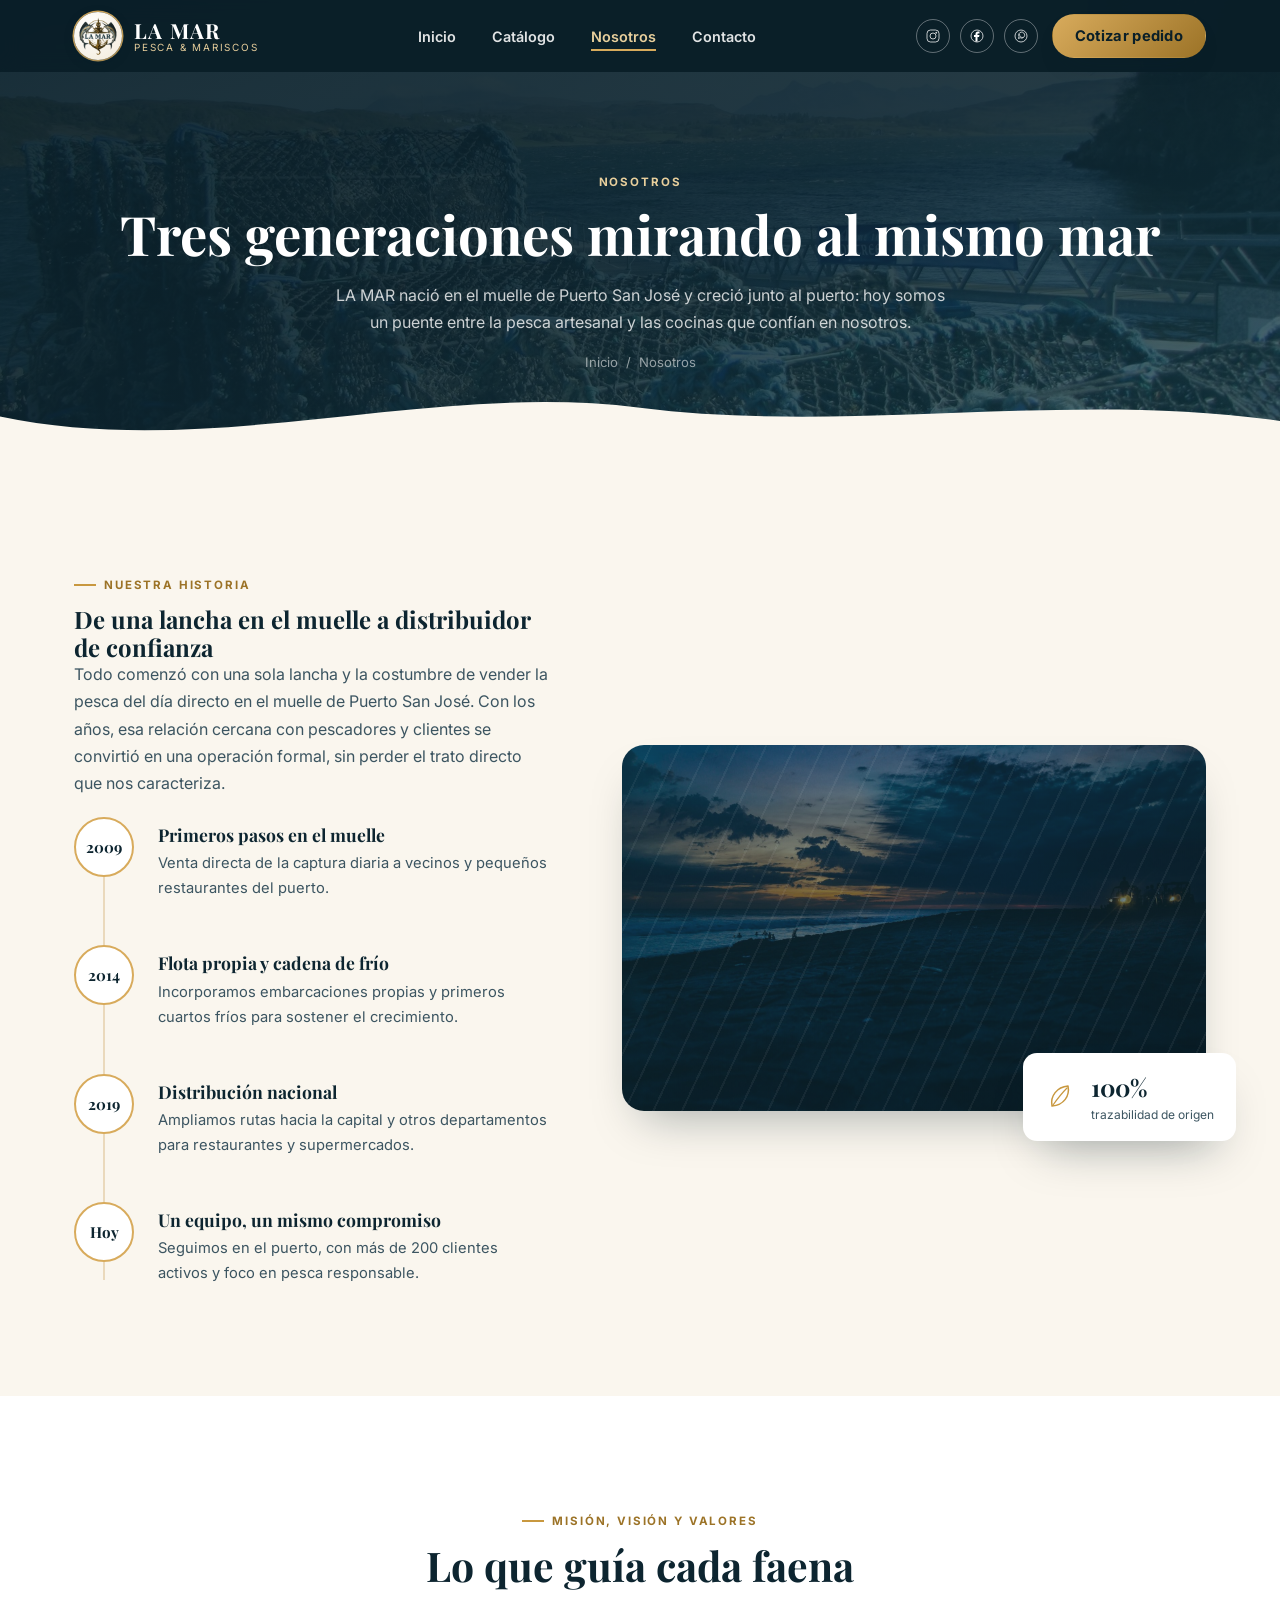
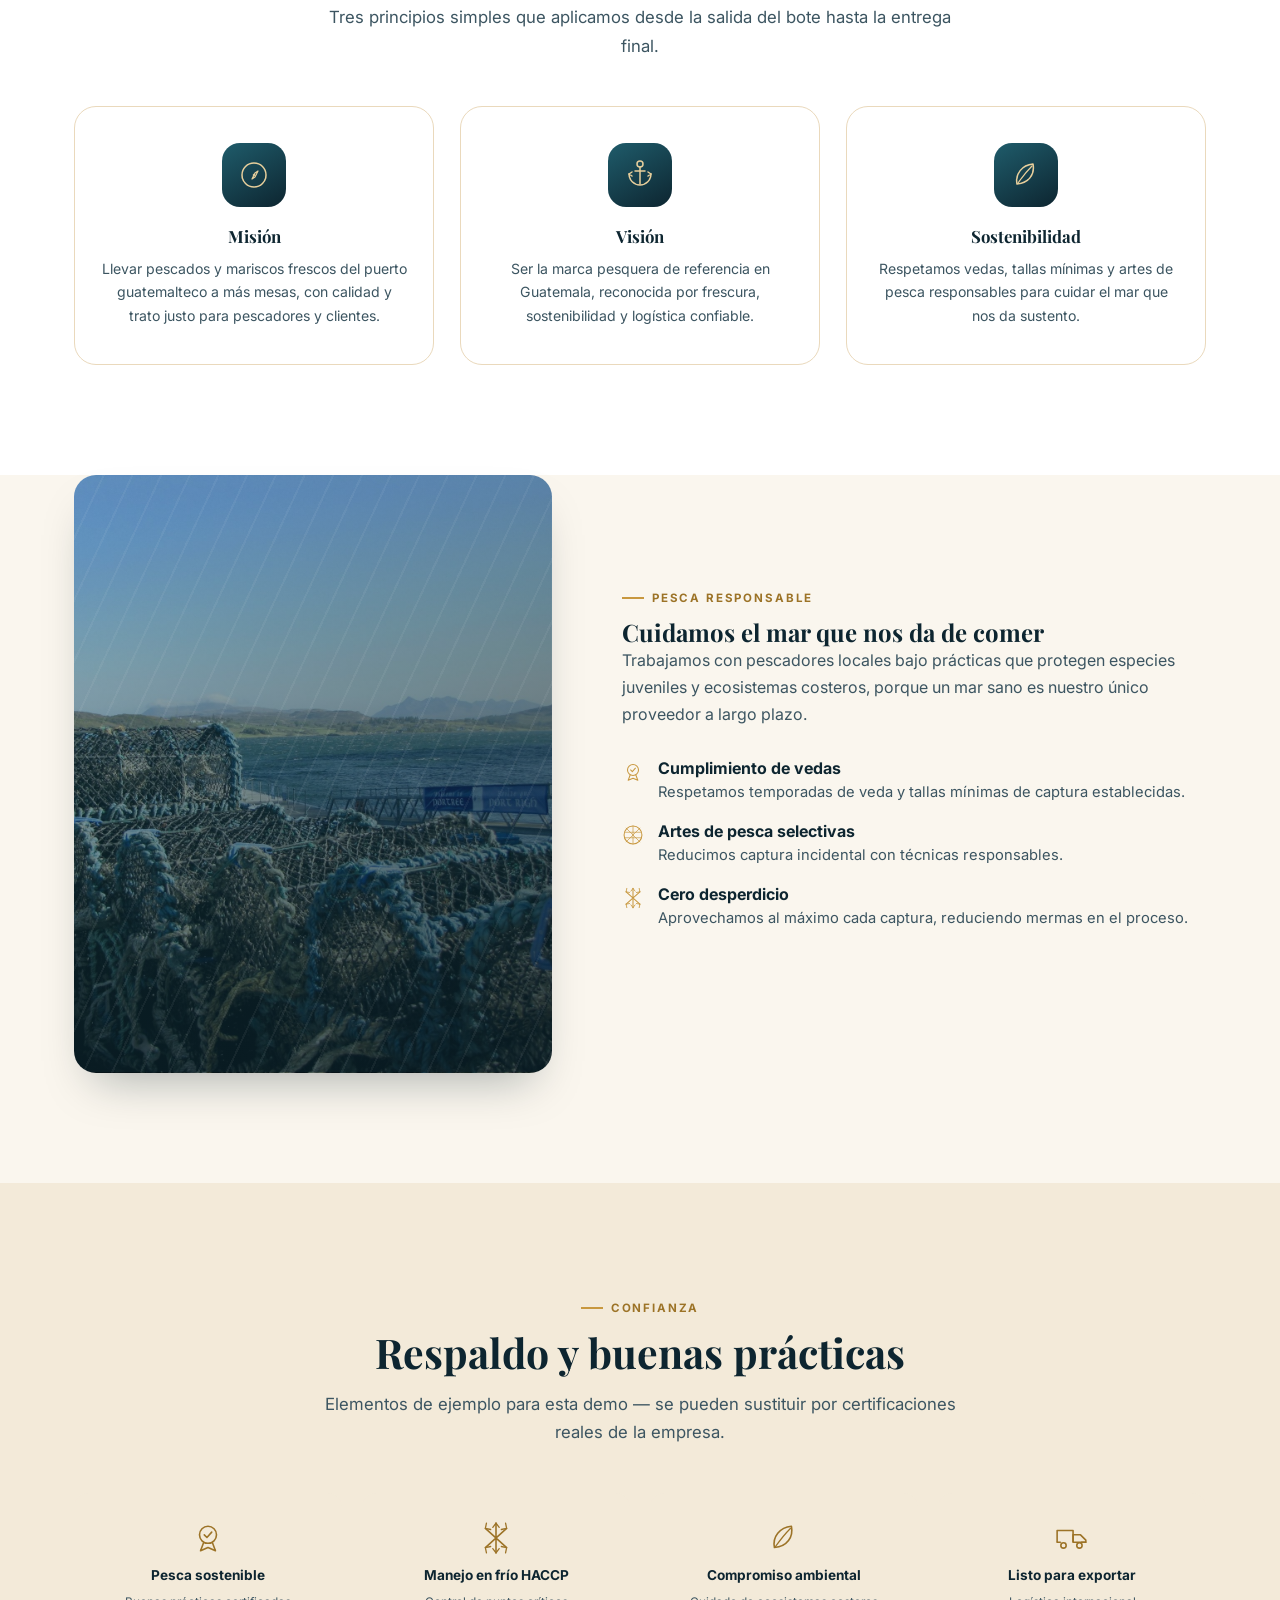
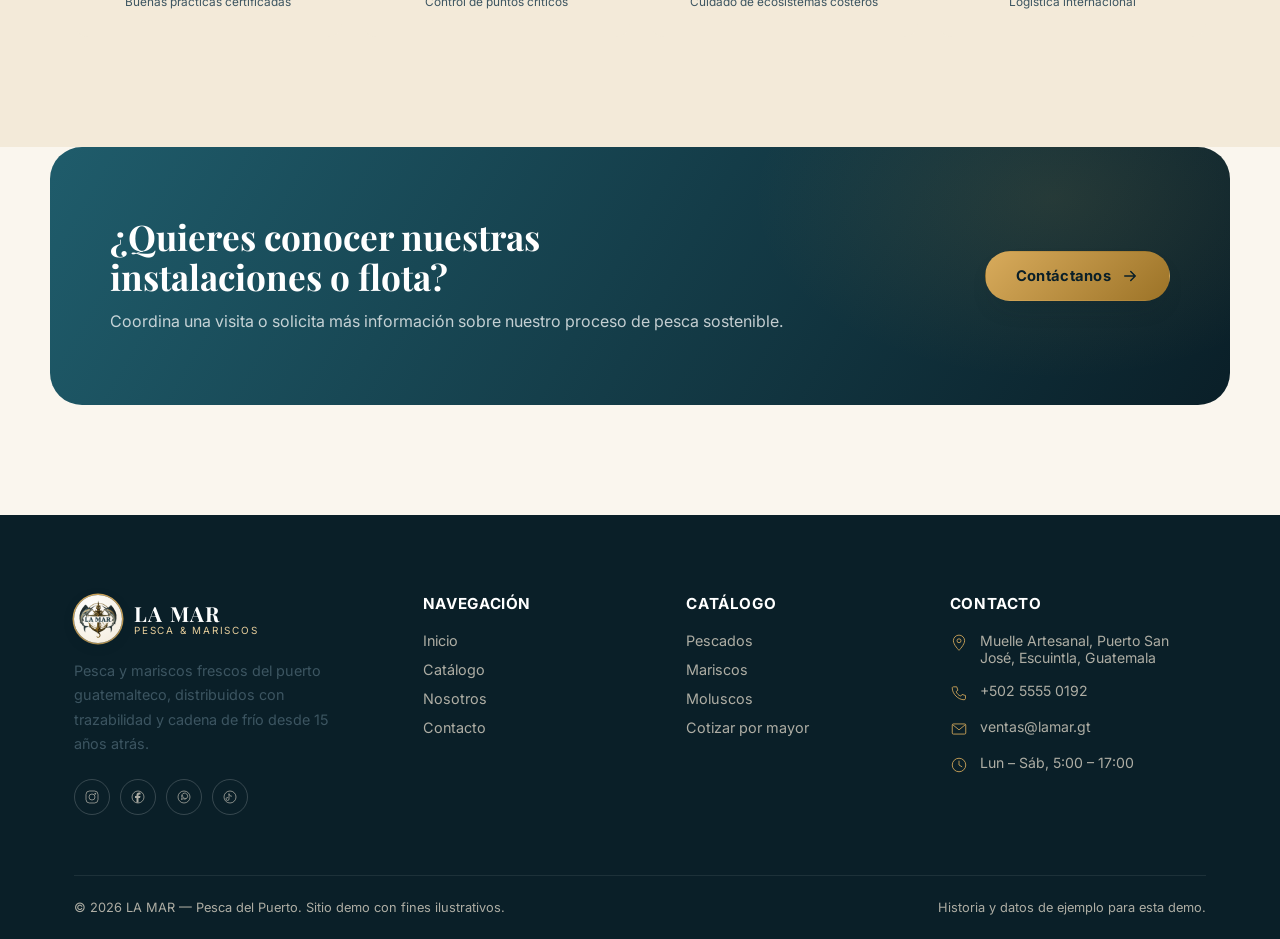
<file: nosotros.html>
<!doctype html>
<html lang="es">
<head>
<meta charset="UTF-8">
<meta name="viewport" content="width=device-width, initial-scale=1.0">
<title>Nosotros — LA MAR | Pesca del Puerto</title>
<meta name="description" content="Conoce la historia de LA MAR: una empresa pesquera guatemalteca, su proceso sostenible, misión, valores y certificaciones.">
<link rel="icon" href="assets/img/favicon.png" type="image/png">
<link rel="preconnect" href="https://fonts.googleapis.com">
<link rel="preconnect" href="https://fonts.gstatic.com" crossorigin>
<link href="https://fonts.googleapis.com/css2?family=Playfair+Display:wght@600;700&family=Inter:wght@400;500;600;700&display=swap" rel="stylesheet">
<link rel="stylesheet" href="assets/css/styles.css">
</head>
<body>

<header class="site-header solid" data-header>
  <div class="container">
    <a href="index.html" class="brand">
      <img src="assets/img/logo-oficial.png" alt="La Mar — Pesca del Puerto">
      <span class="brand-text"><strong>LA MAR</strong><span>Pesca &amp; Mariscos</span></span>
    </a>
    <nav class="nav-main" data-nav-main>
      <a href="index.html">Inicio</a>
      <a href="catalogo.html">Catálogo</a>
      <a href="nosotros.html" class="active">Nosotros</a>
      <a href="contacto.html">Contacto</a>
      <a href="contacto.html" class="btn btn-primary nav-cta">Cotizar pedido</a>
    </nav>
    <div class="header-actions">
      <div class="social-mini">
        <a href="#" aria-label="Instagram"><svg class="icon"><use href="assets/img/icons.svg#icon-instagram"></use></svg></a>
        <a href="#" aria-label="Facebook"><svg class="icon"><use href="assets/img/icons.svg#icon-facebook"></use></svg></a>
        <a href="#" aria-label="WhatsApp"><svg class="icon"><use href="assets/img/icons.svg#icon-whatsapp"></use></svg></a>
      </div>
      <a href="contacto.html" class="btn btn-primary" style="padding:12px 22px">Cotizar pedido</a>
      <button class="nav-toggle" data-nav-toggle aria-label="Abrir menú" aria-expanded="false">
        <svg class="icon"><use href="assets/img/icons.svg#icon-menu"></use></svg>
      </button>
    </div>
  </div>
</header>

<section class="page-hero" style="background-image:linear-gradient(160deg, rgba(10,31,40,.93) 0%, rgba(13,37,48,.9) 50%, rgba(31,92,107,.6) 140%), url('assets/img/foto-3.jpeg');background-size:auto,cover;background-position:0 0,center 55%;background-repeat:no-repeat">
  <div class="container">
    <span class="eyebrow">Nosotros</span>
    <h1>Tres generaciones mirando al mismo mar</h1>
    <p>LA MAR nació en el muelle de Puerto San José y creció junto al puerto: hoy somos un puente entre la pesca artesanal y las cocinas que confían en nosotros.</p>
    <div class="breadcrumb"><a href="index.html">Inicio</a> / <span>Nosotros</span></div>
  </div>
  <div class="wave-divider">
    <svg viewBox="0 0 1440 90" preserveAspectRatio="none"><path d="M0,40 C240,90 480,0 720,30 C960,60 1200,10 1440,45 L1440,90 L0,90 Z" fill="#faf6ee"/></svg>
  </div>
</section>

<!-- HISTORIA -->
<section class="about-brief">
  <div class="container about-grid">
    <div class="about-copy">
      <span class="eyebrow">Nuestra historia</span>
      <h2>De una lancha en el muelle a distribuidor de confianza</h2>
      <p>Todo comenzó con una sola lancha y la costumbre de vender la pesca del día directo en el muelle de Puerto San José. Con los años, esa relación cercana con pescadores y clientes se convirtió en una operación formal, sin perder el trato directo que nos caracteriza.</p>
      <div class="timeline">
        <div class="timeline-item">
          <div class="timeline-dot">2009</div>
          <div class="timeline-body">
            <h3>Primeros pasos en el muelle</h3>
            <p>Venta directa de la captura diaria a vecinos y pequeños restaurantes del puerto.</p>
          </div>
        </div>
        <div class="timeline-item">
          <div class="timeline-dot">2014</div>
          <div class="timeline-body">
            <h3>Flota propia y cadena de frío</h3>
            <p>Incorporamos embarcaciones propias y primeros cuartos fríos para sostener el crecimiento.</p>
          </div>
        </div>
        <div class="timeline-item">
          <div class="timeline-dot">2019</div>
          <div class="timeline-body">
            <h3>Distribución nacional</h3>
            <p>Ampliamos rutas hacia la capital y otros departamentos para restaurantes y supermercados.</p>
          </div>
        </div>
        <div class="timeline-item">
          <div class="timeline-dot">Hoy</div>
          <div class="timeline-body">
            <h3>Un equipo, un mismo compromiso</h3>
            <p>Seguimos en el puerto, con más de 200 clientes activos y foco en pesca responsable.</p>
          </div>
        </div>
      </div>
    </div>
    <div class="about-art">
      <div class="split-media" style="background-image:linear-gradient(155deg, rgba(31,92,107,.35), rgba(10,31,40,.82)), url('assets/img/foto-1.jpeg');background-size:cover;background-position:center">
      </div>
      <div class="about-float">
        <svg class="icon"><use href="assets/img/icons.svg#icon-leaf"></use></svg>
        <div><strong>100%</strong><span>trazabilidad de origen</span></div>
      </div>
    </div>
  </div>
</section>

<!-- MISION VALORES -->
<section class="products">
  <div class="container">
    <div class="section-head center">
      <span class="eyebrow" style="justify-content:center">Misión, visión y valores</span>
      <h2>Lo que guía cada faena</h2>
      <p>Tres principios simples que aplicamos desde la salida del bote hasta la entrega final.</p>
    </div>
    <div class="value-grid">
      <div class="value-card">
        <div class="card-icon" style="margin-inline:auto"><svg class="icon"><use href="assets/img/icons.svg#icon-compass"></use></svg></div>
        <h3>Misión</h3>
        <p>Llevar pescados y mariscos frescos del puerto guatemalteco a más mesas, con calidad y trato justo para pescadores y clientes.</p>
      </div>
      <div class="value-card">
        <div class="card-icon" style="margin-inline:auto"><svg class="icon"><use href="assets/img/icons.svg#icon-anchor"></use></svg></div>
        <h3>Visión</h3>
        <p>Ser la marca pesquera de referencia en Guatemala, reconocida por frescura, sostenibilidad y logística confiable.</p>
      </div>
      <div class="value-card">
        <div class="card-icon" style="margin-inline:auto"><svg class="icon"><use href="assets/img/icons.svg#icon-leaf"></use></svg></div>
        <h3>Sostenibilidad</h3>
        <p>Respetamos vedas, tallas mínimas y artes de pesca responsables para cuidar el mar que nos da sustento.</p>
      </div>
    </div>
  </div>
</section>

<!-- PROCESO SOSTENIBLE -->
<section class="about-brief" style="padding-top:0">
  <div class="container about-grid">
    <div class="about-art">
      <div class="about-panel" style="background-image:linear-gradient(155deg, rgba(31,92,107,.35), rgba(10,31,40,.82)), url('assets/img/foto-3.jpeg');background-size:cover;background-position:center">
      </div>
    </div>
    <div class="about-copy">
      <span class="eyebrow">Pesca responsable</span>
      <h2>Cuidamos el mar que nos da de comer</h2>
      <p>Trabajamos con pescadores locales bajo prácticas que protegen especies juveniles y ecosistemas costeros, porque un mar sano es nuestro único proveedor a largo plazo.</p>
      <ul class="about-list">
        <li>
          <svg class="icon"><use href="assets/img/icons.svg#icon-badge"></use></svg>
          <div><strong>Cumplimiento de vedas</strong><p>Respetamos temporadas de veda y tallas mínimas de captura establecidas.</p></div>
        </li>
        <li>
          <svg class="icon"><use href="assets/img/icons.svg#icon-net"></use></svg>
          <div><strong>Artes de pesca selectivas</strong><p>Reducimos captura incidental con técnicas responsables.</p></div>
        </li>
        <li>
          <svg class="icon"><use href="assets/img/icons.svg#icon-snow"></use></svg>
          <div><strong>Cero desperdicio</strong><p>Aprovechamos al máximo cada captura, reduciendo mermas en el proceso.</p></div>
        </li>
      </ul>
    </div>
  </div>
</section>

<!-- CERTIFICACIONES -->
<section class="testimonials">
  <div class="container">
    <div class="section-head center">
      <span class="eyebrow" style="justify-content:center">Confianza</span>
      <h2>Respaldo y buenas prácticas</h2>
      <p>Elementos de ejemplo para esta demo — se pueden sustituir por certificaciones reales de la empresa.</p>
    </div>
    <div class="cert-strip">
      <div class="cert-item">
        <svg class="icon"><use href="assets/img/icons.svg#icon-badge"></use></svg>
        <strong>Pesca sostenible</strong>
        <span>Buenas prácticas certificadas</span>
      </div>
      <div class="cert-item">
        <svg class="icon"><use href="assets/img/icons.svg#icon-snow"></use></svg>
        <strong>Manejo en frío HACCP</strong>
        <span>Control de puntos críticos</span>
      </div>
      <div class="cert-item">
        <svg class="icon"><use href="assets/img/icons.svg#icon-leaf"></use></svg>
        <strong>Compromiso ambiental</strong>
        <span>Cuidado de ecosistemas costeros</span>
      </div>
      <div class="cert-item">
        <svg class="icon"><use href="assets/img/icons.svg#icon-truck"></use></svg>
        <strong>Listo para exportar</strong>
        <span>Logística internacional</span>
      </div>
    </div>
  </div>
</section>

<div class="cta-banner">
  <div>
    <h2>¿Quieres conocer nuestras instalaciones o flota?</h2>
    <p>Coordina una visita o solicita más información sobre nuestro proceso de pesca sostenible.</p>
  </div>
  <a href="contacto.html" class="btn btn-primary">Contáctanos <svg class="icon"><use href="assets/img/icons.svg#icon-arrow"></use></svg></a>
</div>

<footer class="site-footer">
  <div class="container">
    <div class="footer-grid">
      <div class="footer-brand">
        <a href="index.html" class="brand">
          <img src="assets/img/logo-oficial.png" alt="La Mar">
          <span class="brand-text"><strong style="color:#fff">LA MAR</strong><span>Pesca &amp; Mariscos</span></span>
        </a>
        <p>Pesca y mariscos frescos del puerto guatemalteco, distribuidos con trazabilidad y cadena de frío desde 15 años atrás.</p>
        <div class="footer-social">
          <a href="#" aria-label="Instagram"><svg class="icon"><use href="assets/img/icons.svg#icon-instagram"></use></svg></a>
          <a href="#" aria-label="Facebook"><svg class="icon"><use href="assets/img/icons.svg#icon-facebook"></use></svg></a>
          <a href="#" aria-label="WhatsApp"><svg class="icon"><use href="assets/img/icons.svg#icon-whatsapp"></use></svg></a>
          <a href="#" aria-label="TikTok"><svg class="icon"><use href="assets/img/icons.svg#icon-tiktok"></use></svg></a>
        </div>
      </div>
      <div>
        <h4>Navegación</h4>
        <div class="footer-links">
          <a href="index.html">Inicio</a>
          <a href="catalogo.html">Catálogo</a>
          <a href="nosotros.html">Nosotros</a>
          <a href="contacto.html">Contacto</a>
        </div>
      </div>
      <div>
        <h4>Catálogo</h4>
        <div class="footer-links">
          <a href="catalogo.html">Pescados</a>
          <a href="catalogo.html">Mariscos</a>
          <a href="catalogo.html">Moluscos</a>
          <a href="contacto.html">Cotizar por mayor</a>
        </div>
      </div>
      <div>
        <h4>Contacto</h4>
        <ul class="footer-contact">
          <li><svg class="icon"><use href="assets/img/icons.svg#icon-pin"></use></svg><span>Muelle Artesanal, Puerto San José, Escuintla, Guatemala</span></li>
          <li><svg class="icon"><use href="assets/img/icons.svg#icon-phone"></use></svg><span>+502 5555 0192</span></li>
          <li><svg class="icon"><use href="assets/img/icons.svg#icon-mail"></use></svg><span>ventas@lamar.gt</span></li>
          <li><svg class="icon"><use href="assets/img/icons.svg#icon-clock"></use></svg><span>Lun – Sáb, 5:00 – 17:00</span></li>
        </ul>
      </div>
    </div>
    <div class="footer-bottom">
      <span>© <span data-year>2026</span> LA MAR — Pesca del Puerto. Sitio demo con fines ilustrativos.</span>
      <span>Historia y datos de ejemplo para esta demo.</span>
    </div>
  </div>
</footer>

<script src="assets/js/main.js"></script>
</body>
</html>
</file>
<file: assets/css/styles.css>
/* ===========================================================
   LA MAR — Pesca del Puerto | hoja de estilos principal
   =========================================================== */

:root{
  --navy-950:#0a1f28;
  --navy-900:#0d2530;
  --navy-800:#123241;
  --navy-700:#1a4152;
  --teal-600:#1f5c6b;
  --teal-500:#2a7a8c;
  --gold-600:#9c7327;
  --gold-500:#c8983f;
  --gold-400:#d8ab5c;
  --gold-300:#e8cf9c;
  --cream-50:#faf6ee;
  --cream-100:#f3ead9;
  --cream-200:#ead9bc;
  --ink:#16242b;
  --ink-soft:#3c5561;
  --white:#ffffff;
  --shadow-lg:0 24px 48px -20px rgba(10,31,40,.35);
  --shadow-md:0 12px 28px -14px rgba(10,31,40,.3);
  --radius-lg:22px;
  --radius-md:14px;
  --radius-sm:8px;
  --container:1180px;
  --ff-display:'Playfair Display', Georgia, 'Times New Roman', serif;
  --ff-body:'Inter', -apple-system, BlinkMacSystemFont, 'Segoe UI', sans-serif;
}

*,*::before,*::after{box-sizing:border-box}
html{scroll-behavior:smooth}
body{
  margin:0;
  font-family:var(--ff-body);
  color:var(--ink);
  background:var(--cream-50);
  -webkit-font-smoothing:antialiased;
  overflow-x:hidden;
}
img,svg{max-width:100%;display:block}
a{color:inherit;text-decoration:none}
ul{list-style:none;margin:0;padding:0}
h1,h2,h3,h4{font-family:var(--ff-display);margin:0;line-height:1.15;color:var(--navy-900)}
p{margin:0;line-height:1.7;color:var(--ink-soft)}
.icon{width:1em;height:1em;fill:none;stroke:currentColor}
.container{max-width:var(--container);margin:0 auto;padding:0 24px}
section{position:relative}

/* ---------- utility ---------- */
.eyebrow{
  display:inline-flex;align-items:center;gap:8px;
  font-family:var(--ff-body);font-weight:700;font-size:.72rem;
  letter-spacing:.16em;text-transform:uppercase;color:var(--gold-600);
  margin-bottom:14px;
}
.eyebrow::before{content:"";width:22px;height:2px;background:var(--gold-500)}
.section-head{max-width:640px;margin:0 0 46px}
.section-head.center{margin-inline:auto;text-align:center}
.section-head h2{font-size:clamp(1.8rem,3.2vw,2.6rem);margin-bottom:14px}
.section-head p{font-size:1.05rem}

.btn{
  display:inline-flex;align-items:center;justify-content:center;gap:10px;
  padding:15px 30px;border-radius:100px;font-weight:700;font-size:.92rem;
  letter-spacing:.02em;border:1.5px solid transparent;cursor:pointer;
  transition:transform .25s ease,box-shadow .25s ease,background .25s ease,color .25s ease,border-color .25s ease;
  white-space:nowrap;
}
.btn .icon{width:18px;height:18px}
.btn-primary{background:linear-gradient(135deg,var(--gold-400),var(--gold-600));color:var(--navy-950);box-shadow:var(--shadow-md)}
.btn-primary:hover{transform:translateY(-2px);box-shadow:0 18px 34px -14px rgba(156,115,39,.55)}
.btn-outline{border-color:rgba(255,255,255,.5);color:var(--white)}
.btn-outline:hover{background:rgba(255,255,255,.12);transform:translateY(-2px)}
.btn-dark{background:var(--navy-900);color:var(--cream-50)}
.btn-dark:hover{background:var(--navy-800);transform:translateY(-2px)}
.btn-ghost{border-color:var(--navy-900);color:var(--navy-900)}
.btn-ghost:hover{background:var(--navy-900);color:var(--cream-50)}
.btn-block{width:100%}

.pill{
  display:inline-flex;align-items:center;gap:8px;padding:8px 16px;border-radius:100px;
  font-size:.8rem;font-weight:700;letter-spacing:.03em;
  background:var(--cream-100);color:var(--teal-600);
}

/* ---------- header ---------- */
.site-header{
  position:fixed;top:0;left:0;right:0;z-index:1000;
  padding:18px 0;transition:background .35s ease,padding .35s ease,box-shadow .35s ease;
}
.site-header .container{display:flex;align-items:center;justify-content:space-between;gap:20px}
.brand{display:flex;align-items:center;gap:12px}
.brand img{
  width:48px;height:48px;object-fit:contain;border-radius:50%;
  background:radial-gradient(circle at 35% 30%,#fff,var(--cream-100));
  padding:5px;box-shadow:0 3px 10px rgba(10,31,40,.35),0 0 0 1.5px var(--gold-400);
  transition:width .3s ease,height .3s ease;
}
.brand-text{display:flex;flex-direction:column;line-height:1.1}
.brand-text strong{font-family:var(--ff-display);font-size:1.3rem;letter-spacing:.06em;color:var(--white)}
.brand-text span{font-size:.62rem;letter-spacing:.18em;text-transform:uppercase;color:var(--gold-300)}

.nav-main{display:flex;align-items:center;gap:36px}
.nav-main a{
  font-size:.9rem;font-weight:600;color:rgba(255,255,255,.88);
  position:relative;padding:6px 0;
}
.nav-main a::after{
  content:"";position:absolute;left:0;bottom:0;height:2px;width:0;
  background:var(--gold-400);transition:width .25s ease;
}
.nav-main a:hover::after,.nav-main a.active::after{width:100%}
.nav-main a.active{color:var(--gold-300)}
.nav-cta{display:none}

.header-actions{display:flex;align-items:center;gap:14px}
.social-mini{display:flex;gap:10px}
.social-mini a{
  width:34px;height:34px;border-radius:50%;display:flex;align-items:center;justify-content:center;
  border:1.5px solid rgba(255,255,255,.35);color:var(--white);transition:all .25s ease;
}
.social-mini a:hover{background:var(--gold-500);border-color:var(--gold-500);color:var(--navy-950)}
.social-mini .icon{width:16px;height:16px}

.nav-toggle{
  display:none;width:42px;height:42px;border-radius:50%;border:1.5px solid rgba(255,255,255,.4);
  color:var(--white);align-items:center;justify-content:center;background:transparent;cursor:pointer;
}
.nav-toggle .icon{width:20px;height:20px}

.site-header.is-scrolled{
  background:rgba(10,31,40,.92);backdrop-filter:blur(10px);
  box-shadow:0 10px 30px -16px rgba(0,0,0,.5);padding:10px 0;
}
.site-header.is-scrolled .brand img{width:40px;height:40px}

/* header default state on inner pages (no transparent hero option) */
.site-header.solid{background:rgba(10,31,40,.96);backdrop-filter:blur(10px);padding:12px 0}

/* ---------- hero ---------- */
.hero{
  position:relative;min-height:100vh;display:flex;align-items:center;
  padding:150px 0 120px;overflow:hidden;
  background:
    radial-gradient(1100px 620px at 82% -10%, rgba(42,122,140,.55), transparent 60%),
    radial-gradient(900px 500px at -10% 110%, rgba(200,152,63,.25), transparent 55%),
    linear-gradient(160deg,var(--navy-950) 0%,var(--navy-900) 45%,var(--teal-600) 130%);
}
.hero::before{
  content:"";position:absolute;inset:0;opacity:.14;pointer-events:none;
  background-image:
    radial-gradient(circle at 20% 30%, rgba(255,255,255,.5) 0, transparent 2px),
    radial-gradient(circle at 65% 60%, rgba(255,255,255,.4) 0, transparent 2px),
    radial-gradient(circle at 85% 20%, rgba(255,255,255,.5) 0, transparent 2px),
    radial-gradient(circle at 40% 80%, rgba(255,255,255,.35) 0, transparent 2px);
  background-size:220px 220px;
}
.hero .container{position:relative;display:grid;grid-template-columns:1.15fr .85fr;gap:60px;align-items:center;z-index:2}
.hero-copy .eyebrow{color:var(--gold-300)}
.hero-copy h1{
  font-size:clamp(2.6rem,5.4vw,4.4rem);color:var(--white);margin-bottom:22px;
}
.hero-copy h1 em{font-style:normal;color:var(--gold-400)}
.hero-copy p.lead{font-size:1.15rem;color:rgba(255,255,255,.82);max-width:520px;margin-bottom:36px}
.hero-actions{display:flex;flex-wrap:wrap;gap:16px;margin-bottom:48px}
.hero-stats{display:flex;gap:38px;flex-wrap:wrap}
.hero-stats div strong{display:block;font-family:var(--ff-display);font-size:1.9rem;color:var(--white)}
.hero-stats div span{font-size:.78rem;letter-spacing:.05em;color:rgba(255,255,255,.65)}

.hero-visual{position:relative;display:flex;align-items:center;justify-content:center}
.hero-emblem{
  position:relative;width:100%;max-width:420px;aspect-ratio:1;border-radius:50%;
  background:radial-gradient(circle at 35% 30%, rgba(216,171,92,.18), rgba(13,37,48,.2) 60%);
  border:1px solid rgba(232,207,156,.25);
  display:flex;align-items:center;justify-content:center;
  animation:float 6s ease-in-out infinite;
}
.hero-emblem img{
  width:78%;object-fit:contain;border-radius:50%;
  background:radial-gradient(circle at 35% 30%,#fff,var(--cream-100));
  padding:22px;box-shadow:0 20px 50px -12px rgba(0,0,0,.5),0 0 0 2px var(--gold-400);
}
.hero-emblem::before,.hero-emblem::after{
  content:"";position:absolute;border-radius:50%;border:1px dashed rgba(232,207,156,.3);
}
.hero-emblem::before{inset:-26px}
.hero-emblem::after{inset:-52px;border-style:solid;border-color:rgba(232,207,156,.12)}
.hero-badge{
  position:absolute;bottom:6%;left:-8%;background:var(--white);color:var(--navy-900);
  padding:14px 20px;border-radius:16px;box-shadow:var(--shadow-lg);
  display:flex;align-items:center;gap:12px;max-width:230px;
}
.hero-badge .icon{width:30px;height:30px;color:var(--gold-500);flex-shrink:0}
.hero-badge strong{display:block;font-size:.85rem}
.hero-badge span{font-size:.72rem;color:var(--ink-soft)}

@keyframes float{0%,100%{transform:translateY(0)}50%{transform:translateY(-14px)}}

.wave-divider{position:absolute;left:0;right:0;bottom:-1px;line-height:0;z-index:2}
.wave-divider svg{width:100%;height:80px;display:block}

/* ---------- trust strip ---------- */
.trust-strip{background:var(--navy-900);padding:34px 0}
.trust-strip ul{display:flex;flex-wrap:wrap;justify-content:space-between;gap:24px}
.trust-strip li{display:flex;align-items:center;gap:12px;color:var(--cream-100);flex:1;min-width:200px}
.trust-strip .icon{width:26px;height:26px;color:var(--gold-400);flex-shrink:0}
.trust-strip strong{display:block;font-size:.92rem}
.trust-strip small{font-size:.76rem;color:rgba(243,234,217,.6)}

/* ---------- about brief ---------- */
.about-brief{padding:110px 0;background:var(--cream-50)}
.about-grid{display:grid;grid-template-columns:.9fr 1.1fr;gap:70px;align-items:center}
.about-art{position:relative}
.about-panel{
  border-radius:var(--radius-lg);background:linear-gradient(155deg,var(--teal-600),var(--navy-900));
  aspect-ratio:4/5;display:flex;align-items:center;justify-content:center;position:relative;
  box-shadow:var(--shadow-lg);overflow:hidden;
}
.about-panel .icon{width:46%;height:46%;color:rgba(232,207,156,.9)}
.about-panel::after{
  content:"";position:absolute;inset:0;
  background:repeating-linear-gradient(115deg, rgba(255,255,255,.05) 0 2px, transparent 2px 26px);
}
.about-float{
  position:absolute;bottom:-30px;right:-30px;background:var(--white);border-radius:var(--radius-md);
  padding:18px 22px;box-shadow:var(--shadow-lg);display:flex;gap:14px;align-items:center;max-width:230px;
}
.about-float .icon{width:32px;height:32px;color:var(--gold-500)}
.about-float strong{display:block;font-size:1.5rem;font-family:var(--ff-display);color:var(--navy-900)}
.about-float span{font-size:.75rem;color:var(--ink-soft)}
.about-list{display:grid;gap:16px;margin:30px 0 34px}
.about-list li{display:flex;gap:14px;align-items:flex-start}
.about-list .icon{width:22px;height:22px;color:var(--gold-500);flex-shrink:0;margin-top:3px}
.about-list strong{display:block;color:var(--navy-900);font-size:1rem;margin-bottom:2px}
.about-list p{font-size:.92rem}

/* ---------- products ---------- */
.products{padding:110px 0;background:var(--white)}
.product-grid{display:grid;grid-template-columns:repeat(3,1fr);gap:28px}
.card{
  background:var(--cream-50);border-radius:var(--radius-lg);padding:34px 28px;
  border:1px solid var(--cream-200);transition:transform .3s ease,box-shadow .3s ease,border-color .3s ease;
  position:relative;
}
.card:hover{transform:translateY(-8px);box-shadow:var(--shadow-lg);border-color:transparent}
.card-icon{
  width:64px;height:64px;border-radius:18px;display:flex;align-items:center;justify-content:center;
  background:linear-gradient(150deg,var(--teal-600),var(--navy-900));color:var(--gold-300);margin-bottom:22px;
}
.card-icon .icon{width:32px;height:32px}
.card h3{font-size:1.2rem;margin-bottom:10px}
.card p{font-size:.92rem;margin-bottom:16px}
.card-tags{display:flex;gap:8px;flex-wrap:wrap}
.tag{font-size:.7rem;font-weight:700;letter-spacing:.03em;padding:5px 11px;border-radius:100px;background:var(--cream-100);color:var(--teal-600)}
.products-cta{text-align:center;margin-top:52px}

/* ---------- process ---------- */
.process{padding:110px 0;background:var(--navy-950);color:var(--cream-50);position:relative;overflow:hidden}
.process::before{
  content:"";position:absolute;inset:0;opacity:.5;
  background:radial-gradient(700px 400px at 90% 10%, rgba(42,122,140,.35), transparent 60%);
}
.process .section-head h2,.process .section-head p{color:var(--cream-50)}
.process .section-head p{color:rgba(243,234,217,.7)}
.process-grid{display:grid;grid-template-columns:repeat(4,1fr);gap:24px;position:relative;z-index:2}
.process-step{
  background:rgba(255,255,255,.04);border:1px solid rgba(255,255,255,.1);border-radius:var(--radius-md);
  padding:30px 24px;position:relative;
}
.process-step .num{
  font-family:var(--ff-display);font-size:.85rem;color:var(--gold-400);letter-spacing:.1em;margin-bottom:18px;display:block;
}
.process-step .icon{width:30px;height:30px;color:var(--gold-400);margin-bottom:16px}
.process-step h3{color:var(--white);font-size:1.05rem;margin-bottom:8px}
.process-step p{color:rgba(243,234,217,.65);font-size:.88rem}

/* ---------- testimonials ---------- */
.testimonials{padding:110px 0;background:var(--cream-100)}
.testi-grid{display:grid;grid-template-columns:repeat(3,1fr);gap:26px}
.testi-card{background:var(--white);border-radius:var(--radius-lg);padding:32px;box-shadow:var(--shadow-md)}
.testi-card .icon-quote{width:34px;height:34px;color:var(--gold-400);margin-bottom:16px}
.testi-card p.quote{color:var(--ink);font-size:.98rem;margin-bottom:22px;font-style:italic}
.testi-stars{display:flex;gap:3px;color:var(--gold-500);margin-bottom:14px}
.testi-stars .icon{width:15px;height:15px}
.testi-person{display:flex;align-items:center;gap:12px}
.testi-avatar{
  width:44px;height:44px;border-radius:50%;background:linear-gradient(150deg,var(--teal-600),var(--navy-900));
  color:var(--gold-300);display:flex;align-items:center;justify-content:center;font-family:var(--ff-display);font-weight:700;
}
.testi-person strong{display:block;font-size:.92rem;color:var(--navy-900)}
.testi-person span{font-size:.78rem;color:var(--ink-soft)}

/* ---------- social ---------- */
.social-section{padding:110px 0;background:var(--white)}
.social-head{display:flex;justify-content:space-between;align-items:flex-end;gap:30px;margin-bottom:40px;flex-wrap:wrap}
.social-links-row{display:flex;gap:12px}
.social-links-row a{
  display:flex;align-items:center;gap:10px;padding:12px 20px;border-radius:100px;
  background:var(--cream-100);color:var(--navy-900);font-weight:700;font-size:.85rem;transition:all .25s ease;
}
.social-links-row a:hover{background:var(--navy-900);color:var(--cream-50)}
.social-links-row .icon{width:18px;height:18px}
.social-grid{display:grid;grid-template-columns:repeat(6,1fr);gap:16px}
.social-tile{
  aspect-ratio:1;border-radius:var(--radius-md);position:relative;overflow:hidden;
  display:flex;align-items:center;justify-content:center;color:rgba(255,255,255,.92);
  transition:transform .3s ease;
}
.social-tile:hover{transform:scale(1.04)}
.social-tile .icon{width:34%;height:34%}
.social-tile span{
  position:absolute;bottom:10px;left:12px;font-size:.68rem;font-weight:700;letter-spacing:.03em;
  display:flex;align-items:center;gap:5px;color:rgba(255,255,255,.85);
}
.social-tile span .icon{width:12px;height:12px}
.social-tile.t1{background:linear-gradient(150deg,#1f5c6b,#0d2530)}
.social-tile.t2{background:linear-gradient(150deg,#c8983f,#9c7327)}
.social-tile.t3{background:linear-gradient(150deg,#123241,#1a4152)}
.social-tile.t4{background:linear-gradient(150deg,#2a7a8c,#123241)}
.social-tile.t5{background:linear-gradient(150deg,#d8ab5c,#c8983f)}
.social-tile.t6{background:linear-gradient(150deg,#0a1f28,#1f5c6b)}

/* ---------- cta banner ---------- */
.cta-banner{
  margin:0 auto 110px;max-width:var(--container);border-radius:32px;overflow:hidden;position:relative;
  background:linear-gradient(120deg,var(--teal-600),var(--navy-950));padding:70px 60px;
  display:flex;justify-content:space-between;align-items:center;gap:40px;flex-wrap:wrap;
}
.cta-banner::before{
  content:"";position:absolute;inset:0;opacity:.25;
  background:radial-gradient(500px 300px at 85% 20%, rgba(200,152,63,.5), transparent 60%);
}
.cta-banner h2{color:var(--white);font-size:clamp(1.6rem,3vw,2.2rem);max-width:520px;position:relative;z-index:2}
.cta-banner p{color:rgba(255,255,255,.75);margin-top:10px;position:relative;z-index:2}
.cta-banner .btn{position:relative;z-index:2}

/* ---------- footer ---------- */
.site-footer{background:var(--navy-950);color:rgba(243,234,217,.7);padding:80px 0 0}
.footer-grid{display:grid;grid-template-columns:1.4fr 1fr 1fr 1.2fr;gap:50px;padding-bottom:60px;border-bottom:1px solid rgba(255,255,255,.08)}
.footer-brand .brand{margin-bottom:16px}
.footer-brand .brand-text strong{color:var(--white)}
.footer-brand p{font-size:.9rem;max-width:280px;margin-bottom:22px}
.footer-social{display:flex;gap:10px}
.footer-social a{
  width:36px;height:36px;border-radius:50%;border:1px solid rgba(255,255,255,.18);
  display:flex;align-items:center;justify-content:center;transition:all .25s ease;
}
.footer-social a:hover{background:var(--gold-500);border-color:var(--gold-500);color:var(--navy-950)}
.footer-social .icon{width:16px;height:16px}
.site-footer h4{color:var(--white);font-size:.95rem;letter-spacing:.04em;margin-bottom:20px;font-family:var(--ff-body);font-weight:700;text-transform:uppercase}
.footer-links{display:grid;gap:12px}
.footer-links a{font-size:.9rem;transition:color .2s ease}
.footer-links a:hover{color:var(--gold-400)}
.footer-contact{display:grid;gap:16px}
.footer-contact li{display:flex;gap:12px;align-items:flex-start;font-size:.88rem}
.footer-contact .icon{width:18px;height:18px;color:var(--gold-400);flex-shrink:0;margin-top:2px}
.footer-bottom{padding:24px 0;display:flex;justify-content:space-between;align-items:center;gap:16px;flex-wrap:wrap;font-size:.8rem}
.footer-bottom a{color:var(--gold-400)}

/* ---------- page hero (inner pages) ---------- */
.page-hero{
  padding:170px 0 90px;position:relative;overflow:hidden;
  background:linear-gradient(160deg,var(--navy-950) 0%,var(--navy-900) 50%,var(--teal-600) 140%);
}
.page-hero::before{
  content:"";position:absolute;inset:0;opacity:.12;pointer-events:none;
  background-image:radial-gradient(circle at 25% 30%, rgba(255,255,255,.5) 0, transparent 2px),
    radial-gradient(circle at 70% 65%, rgba(255,255,255,.4) 0, transparent 2px);
  background-size:200px 200px;
}
.page-hero .container{position:relative;z-index:2;text-align:center}
.page-hero .eyebrow{justify-content:center;color:var(--gold-300)}
.page-hero .eyebrow::before{display:none}
.page-hero h1{color:var(--white);font-size:clamp(2.2rem,4.6vw,3.4rem);margin-bottom:16px}
.page-hero p{color:rgba(255,255,255,.78);max-width:620px;margin:0 auto}
.breadcrumb{display:flex;justify-content:center;gap:8px;font-size:.82rem;color:rgba(255,255,255,.55);margin-top:18px}
.breadcrumb a:hover{color:var(--gold-300)}

/* ---------- catalog ---------- */
.catalog{padding:90px 0 110px;background:var(--cream-50)}
.filter-bar{display:flex;flex-wrap:wrap;gap:12px;justify-content:center;margin-bottom:50px}
.filter-btn{
  padding:11px 22px;border-radius:100px;border:1.5px solid var(--cream-200);background:var(--white);
  font-weight:700;font-size:.84rem;color:var(--ink-soft);cursor:pointer;transition:all .25s ease;
}
.filter-btn:hover{border-color:var(--gold-400);color:var(--navy-900)}
.filter-btn.active{background:var(--navy-900);border-color:var(--navy-900);color:var(--cream-50)}
.catalog-grid{display:grid;grid-template-columns:repeat(3,1fr);gap:28px}
.p-card{
  background:var(--white);border-radius:var(--radius-lg);overflow:hidden;border:1px solid var(--cream-200);
  transition:transform .3s ease,box-shadow .3s ease;display:flex;flex-direction:column;
}
.p-card:hover{transform:translateY(-6px);box-shadow:var(--shadow-lg)}
.p-card-media{
  aspect-ratio:16/11;display:flex;align-items:center;justify-content:center;position:relative;
  background:linear-gradient(150deg,var(--teal-600),var(--navy-900));color:rgba(232,207,156,.92);
}
.p-card-media .icon{width:38%;height:38%}
.p-card-media .badge{
  position:absolute;top:14px;left:14px;background:rgba(10,31,40,.55);backdrop-filter:blur(4px);
  color:var(--gold-300);font-size:.68rem;font-weight:700;letter-spacing:.04em;padding:6px 12px;border-radius:100px;
  text-transform:uppercase;
}
.p-card-body{padding:24px 24px 26px;display:flex;flex-direction:column;gap:12px;flex:1}
.p-card-body h3{font-size:1.1rem}
.p-card-body p{font-size:.88rem;flex:1}
.p-card-foot{display:flex;justify-content:space-between;align-items:center;padding-top:10px;border-top:1px dashed var(--cream-200)}
.p-price{font-family:var(--ff-display);font-weight:700;color:var(--navy-900);font-size:1rem}
.p-price small{display:block;font-family:var(--ff-body);font-weight:600;font-size:.68rem;color:var(--ink-soft);text-transform:uppercase}
.p-order{font-size:.78rem;font-weight:700;color:var(--teal-600);display:flex;align-items:center;gap:4px}
.p-order .icon{width:14px;height:14px}
.catalog-note{
  margin-top:60px;background:var(--cream-100);border-radius:var(--radius-lg);padding:34px 40px;
  display:flex;justify-content:space-between;align-items:center;gap:24px;flex-wrap:wrap;
}
.catalog-note p{font-size:.92rem;max-width:520px}

/* ---------- about page ---------- */
.timeline{display:grid;gap:0;position:relative;margin-top:20px}
.timeline::before{content:"";position:absolute;left:29px;top:6px;bottom:6px;width:2px;background:var(--cream-200)}
.timeline-item{display:grid;grid-template-columns:60px 1fr;gap:24px;padding-bottom:44px;position:relative}
.timeline-item:last-child{padding-bottom:0}
.timeline-dot{
  width:60px;height:60px;border-radius:50%;background:var(--white);border:2px solid var(--gold-400);
  display:flex;align-items:center;justify-content:center;font-family:var(--ff-display);font-weight:700;
  color:var(--navy-900);position:relative;z-index:2;font-size:.95rem;
}
.timeline-body{padding-top:8px}
.timeline-body h3{font-size:1.1rem;margin-bottom:6px}
.timeline-body p{font-size:.92rem}

.value-grid{display:grid;grid-template-columns:repeat(3,1fr);gap:26px;margin-top:10px}
.value-card{text-align:center;padding:36px 26px;border-radius:var(--radius-lg);background:var(--white);border:1px solid var(--cream-200)}
.value-card .card-icon{margin:0 auto 20px}
.value-card h3{font-size:1.05rem;margin-bottom:10px}
.value-card p{font-size:.88rem}

.cert-strip{display:grid;grid-template-columns:repeat(4,1fr);gap:20px}
.cert-item{
  display:flex;flex-direction:column;align-items:center;text-align:center;gap:12px;
  padding:28px 18px;border-radius:var(--radius-md);background:var(--cream-100);
}
.cert-item .icon{width:34px;height:34px;color:var(--gold-600)}
.cert-item strong{font-size:.85rem;color:var(--navy-900)}
.cert-item span{font-size:.74rem;color:var(--ink-soft)}

.split-media{
  border-radius:var(--radius-lg);aspect-ratio:16/10;background:linear-gradient(150deg,var(--teal-600),var(--navy-950));
  display:flex;align-items:center;justify-content:center;color:rgba(232,207,156,.9);position:relative;overflow:hidden;
  box-shadow:var(--shadow-lg);
}
.split-media .icon{width:34%;height:34%}
.split-media::after{content:"";position:absolute;inset:0;background:repeating-linear-gradient(115deg, rgba(255,255,255,.05) 0 2px, transparent 2px 26px)}

/* ---------- contact page ---------- */
.contact-wrap{padding:90px 0 120px;background:var(--cream-50)}
.contact-grid{display:grid;grid-template-columns:.85fr 1.15fr;gap:50px;align-items:start}
.contact-cards{display:grid;gap:18px;margin-bottom:30px}
.contact-card{
  display:flex;gap:16px;background:var(--white);border:1px solid var(--cream-200);border-radius:var(--radius-md);
  padding:22px;align-items:flex-start;
}
.contact-card .card-icon{width:52px;height:52px;border-radius:14px;margin-bottom:0;flex-shrink:0}
.contact-card .card-icon .icon{width:24px;height:24px}
.contact-card h4{font-size:.95rem;color:var(--navy-900);margin-bottom:4px;font-family:var(--ff-body);font-weight:700}
.contact-card p{font-size:.86rem}
.map-box{
  border-radius:var(--radius-lg);aspect-ratio:16/10;position:relative;overflow:hidden;
  background:linear-gradient(150deg,var(--navy-900),var(--teal-600));color:rgba(232,207,156,.9);
  display:flex;align-items:center;justify-content:center;flex-direction:column;gap:12px;text-align:center;
  box-shadow:var(--shadow-lg);
}
.map-box .icon{width:52px;height:52px}
.map-box strong{color:var(--white);font-family:var(--ff-display);font-size:1.15rem}
.map-box span{font-size:.82rem;color:rgba(243,234,217,.75)}
.map-box::before{
  content:"";position:absolute;inset:0;opacity:.15;
  background-image:radial-gradient(circle at 20% 30%, #fff 0, transparent 2px),
   radial-gradient(circle at 70% 60%, #fff 0, transparent 2px),
   radial-gradient(circle at 85% 20%, #fff 0, transparent 2px);
  background-size:120px 120px;
}

.form-card{background:var(--white);border-radius:var(--radius-lg);padding:44px;box-shadow:var(--shadow-md);border:1px solid var(--cream-200)}
.form-row{display:grid;grid-template-columns:1fr 1fr;gap:18px;margin-bottom:18px}
.field{display:flex;flex-direction:column;gap:8px;margin-bottom:18px}
.field label{font-size:.82rem;font-weight:700;color:var(--navy-900)}
.field input,.field select,.field textarea{
  padding:13px 16px;border-radius:10px;border:1.5px solid var(--cream-200);font-family:var(--ff-body);
  font-size:.92rem;color:var(--ink);background:var(--cream-50);transition:border-color .2s ease;
}
.field input:focus,.field select:focus,.field textarea:focus{outline:none;border-color:var(--gold-400)}
.field textarea{resize:vertical;min-height:120px}
.form-success{
  display:none;align-items:center;gap:14px;background:var(--cream-100);border-radius:var(--radius-md);
  padding:20px 22px;margin-top:18px;
}
.form-success.show{display:flex}
.form-success .icon{width:26px;height:26px;color:var(--teal-600);flex-shrink:0}
.form-success strong{display:block;color:var(--navy-900);font-size:.92rem}
.form-success span{font-size:.82rem;color:var(--ink-soft)}
.form-note{font-size:.76rem;color:var(--ink-soft);margin-top:14px}

.faq-strip{margin-top:60px;display:grid;grid-template-columns:repeat(3,1fr);gap:22px}
.faq-card{background:var(--white);border:1px solid var(--cream-200);border-radius:var(--radius-md);padding:24px}
.faq-card h4{font-size:.92rem;color:var(--navy-900);margin-bottom:8px;font-family:var(--ff-body);font-weight:700}
.faq-card p{font-size:.85rem}

/* ---------- responsive ---------- */
@media (max-width:1080px){
  .hero .container{grid-template-columns:1fr}
  .hero-visual{order:-1;max-width:340px;margin:0 auto}
  .product-grid,.catalog-grid,.testi-grid{grid-template-columns:repeat(2,1fr)}
  .process-grid{grid-template-columns:repeat(2,1fr)}
  .about-grid,.contact-grid{grid-template-columns:1fr}
  .footer-grid{grid-template-columns:1fr 1fr}
  .cert-strip{grid-template-columns:repeat(2,1fr)}
  .value-grid{grid-template-columns:repeat(2,1fr)}
  .faq-strip{grid-template-columns:1fr}
}
@media (max-width:900px){
  .nav-main{
    position:fixed;inset:0 0 0 30%;background:var(--navy-950);flex-direction:column;
    justify-content:center;align-items:flex-start;padding:40px;gap:26px;
    transform:translateX(100%);transition:transform .35s ease;z-index:999;
  }
  .nav-main.open{transform:translateX(0)}
  .nav-main a{font-size:1.3rem;color:var(--white)}
  .nav-main .nav-cta{display:inline-flex;font-size:.9rem;margin-top:10px}
  .nav-toggle{display:flex}
  .header-actions .social-mini{display:none}
  .social-grid{grid-template-columns:repeat(3,1fr)}
}
@media (max-width:560px){
  .header-actions .btn-primary{display:none}
  .brand-text strong{font-size:1.1rem;white-space:nowrap}
  .brand-text span{white-space:nowrap}
}
@media (max-width:720px){
  .hero{padding:130px 0 90px}
  .hero-stats{gap:26px}
  .product-grid,.catalog-grid,.testi-grid,.value-grid{grid-template-columns:1fr}
  .cert-strip{grid-template-columns:1fr 1fr}
  .cta-banner{padding:44px 28px;flex-direction:column;text-align:center;justify-content:center}
  .footer-grid{grid-template-columns:1fr;gap:36px}
  .form-row{grid-template-columns:1fr}
  .social-head{flex-direction:column;align-items:flex-start}
  .about-float{position:static;margin-top:20px;max-width:none}
  .hero-badge{left:0}
}
</file>
